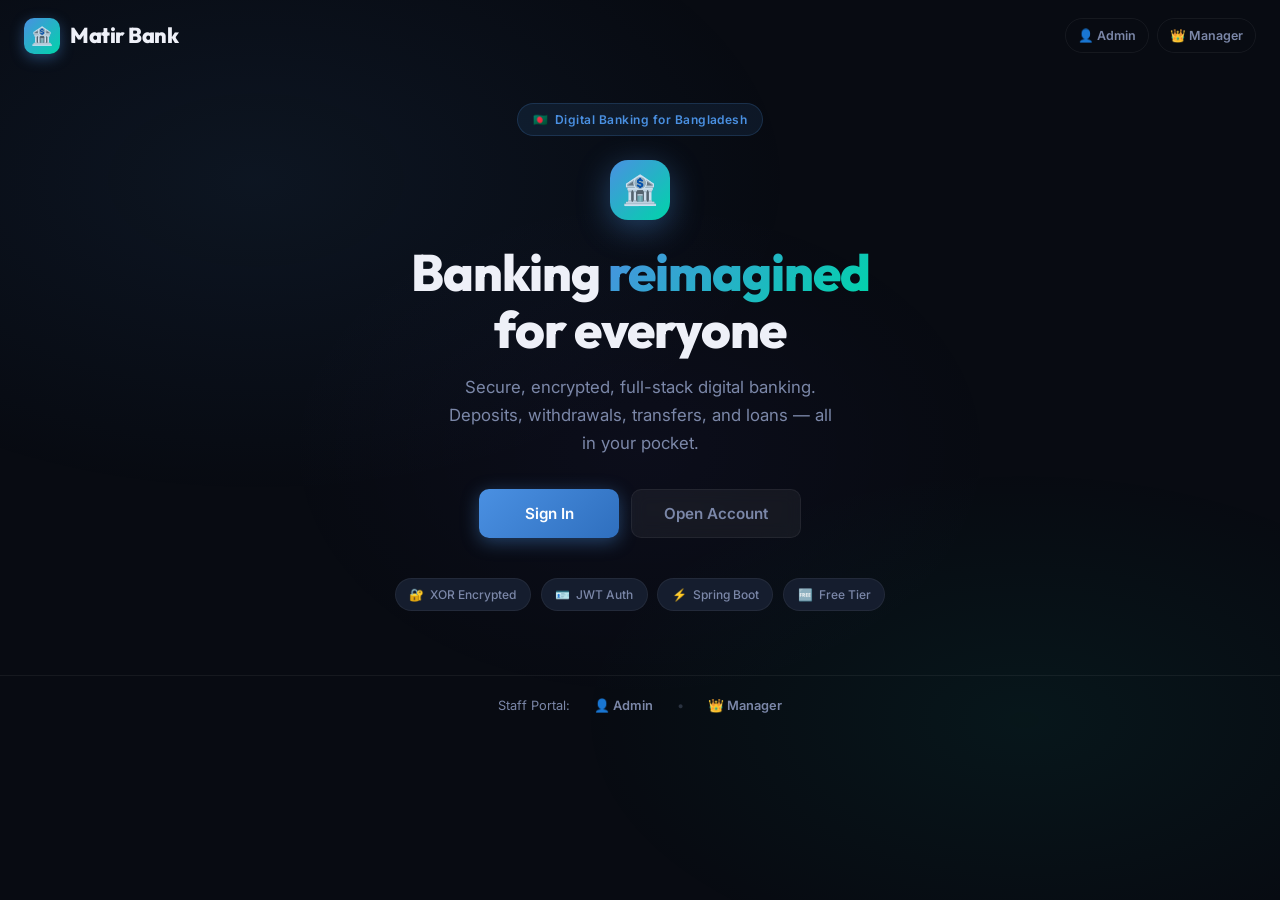
<file: frontend/index.html>
<!DOCTYPE html>
<html lang="en">
<head>
    <meta charset="UTF-8">
    <meta name="viewport" content="width=device-width, initial-scale=1.0, viewport-fit=cover">
    <title>Matir Bank — Secure Digital Banking</title>
    <meta name="description" content="Matir Bank is a secure, full-stack digital banking platform with encrypted data storage, role-based access and free-tier hosting.">
    <meta name="theme-color" content="#080b12">
    <meta name="apple-mobile-web-app-capable" content="yes">
    <meta name="apple-mobile-web-app-status-bar-style" content="black-translucent">
    <link rel="stylesheet" href="css/style.css?v=3">
    <style>
        /* ── Landing page specific ── */
        .landing-page {
            min-height: 100vh;
            min-height: -webkit-fill-available;
            display: flex;
            flex-direction: column;
            background: var(--clr-bg);
            position: relative;
            overflow: hidden;
        }

        /* Animated background gradient */
        .landing-page::before {
            content: "";
            position: fixed;
            inset: 0;
            background:
                radial-gradient(ellipse 60% 50% at 20% 20%, rgba(74,144,226,0.08) 0%, transparent 70%),
                radial-gradient(ellipse 50% 40% at 80% 80%, rgba(0,212,170,0.06) 0%, transparent 70%),
                radial-gradient(ellipse 40% 40% at 50% 50%, rgba(124,92,252,0.04) 0%, transparent 70%);
            pointer-events: none;
            z-index: 0;
        }

        /* ── Top bar ── */
        .topbar {
            display: flex;
            align-items: center;
            justify-content: space-between;
            padding: 1.1rem 1.5rem;
            padding-top: calc(1.1rem + env(safe-area-inset-top, 0px));
            position: relative;
            z-index: 10;
        }
        .topbar__links { display: flex; gap: 0.5rem; }
        .topbar__link {
            font-size: 0.78rem;
            color: var(--clr-text-muted);
            text-decoration: none;
            font-weight: 600;
            padding: 0.4rem 0.75rem;
            border: 1px solid var(--clr-border);
            border-radius: var(--radius-full);
            transition: all var(--transition);
        }
        .topbar__link:hover { color: var(--clr-primary); border-color: var(--clr-primary); }

        /* ── Hero section ── */
        .hero-section {
            flex: 1;
            display: flex;
            flex-direction: column;
            align-items: center;
            justify-content: center;
            padding: 2rem 1.5rem;
            text-align: center;
            position: relative;
            z-index: 1;
        }
        .hero-badge {
            display: inline-flex;
            align-items: center;
            gap: 6px;
            padding: 0.35rem 0.9rem;
            background: rgba(74,144,226,0.1);
            border: 1px solid rgba(74,144,226,0.2);
            border-radius: var(--radius-full);
            font-size: 0.75rem;
            font-weight: 600;
            color: var(--clr-primary);
            margin-bottom: 1.5rem;
            letter-spacing: 0.04em;
        }
        .hero-logo {
            display: flex;
            align-items: center;
            justify-content: center;
            gap: 12px;
            margin-bottom: 1.5rem;
        }
        .hero-logo-icon {
            width: 60px; height: 60px;
            background: linear-gradient(135deg, var(--clr-primary), var(--clr-accent));
            border-radius: 18px;
            display: flex;
            align-items: center;
            justify-content: center;
            font-size: 1.8rem;
            box-shadow: 0 8px 32px rgba(74,144,226,0.4);
        }
        .hero-title {
            font-size: clamp(2rem, 7vw, 3.2rem);
            font-family: var(--font-brand);
            font-weight: 800;
            line-height: 1.12;
            margin-bottom: 1rem;
            letter-spacing: -1px;
        }
        .hero-subtitle {
            font-size: clamp(0.9rem, 3vw, 1.05rem);
            color: var(--clr-text-muted);
            max-width: 400px;
            line-height: 1.65;
            margin-bottom: 2rem;
        }

        /* ── CTA Buttons ── */
        .cta-group {
            display: flex;
            gap: 0.75rem;
            flex-wrap: wrap;
            justify-content: center;
            margin-bottom: 2.5rem;
        }
        .cta-group .btn {
            padding: 0.85rem 2rem;
            font-size: 0.95rem;
            min-width: 140px;
        }

        /* ── Feature pills ── */
        .features-row {
            display: flex;
            gap: 0.6rem;
            flex-wrap: wrap;
            justify-content: center;
            margin-bottom: 2rem;
        }
        .feature-pill {
            display: flex;
            align-items: center;
            gap: 6px;
            background: var(--clr-surface-2);
            border: 1px solid var(--clr-border);
            border-radius: var(--radius-full);
            padding: 0.38rem 0.85rem;
            font-size: 0.75rem;
            color: var(--clr-text-muted);
            font-weight: 500;
        }
        .feature-pill em { color: var(--clr-accent); font-style: normal; }

        /* ── Auth card section ── */
        .auth-section {
            width: 100%;
            max-width: 420px;
            position: relative;
            z-index: 10;
        }
        .auth-tabs {
            display: flex;
            background: var(--clr-surface-2);
            border-radius: var(--radius-sm);
            padding: 4px;
            margin-bottom: 1.5rem;
            border: 1px solid var(--clr-border);
        }
        .auth-tab {
            flex: 1;
            padding: 0.55rem;
            border: none;
            background: none;
            color: var(--clr-text-muted);
            font-family: var(--font-main);
            font-size: 0.88rem;
            font-weight: 600;
            border-radius: var(--radius-xs);
            cursor: pointer;
            transition: all var(--transition);
            -webkit-tap-highlight-color: transparent;
        }
        .auth-tab.active {
            background: var(--clr-card);
            color: var(--clr-text);
            box-shadow: 0 2px 8px rgba(0,0,0,0.3);
        }

        /* ── Back button ── */
        .back-btn {
            display: flex;
            align-items: center;
            gap: 6px;
            font-size: 0.85rem;
            color: var(--clr-text-muted);
            background: none;
            border: none;
            cursor: pointer;
            padding: 0.5rem 0;
            margin-bottom: 1.25rem;
            font-family: var(--font-main);
            -webkit-tap-highlight-color: transparent;
        }
        .back-btn:hover { color: var(--clr-text); }

        /* Bottom staff links */
        .staff-links {
            display: flex;
            gap: 1.5rem;
            justify-content: center;
            padding: 1.25rem;
            padding-bottom: calc(1.25rem + env(safe-area-inset-bottom, 0px));
            font-size: 0.8rem;
            color: var(--clr-text-muted);
            position: relative;
            z-index: 10;
            border-top: 1px solid var(--clr-border);
        }
        .staff-links a {
            color: var(--clr-text-muted);
            text-decoration: none;
            font-weight: 600;
            transition: color var(--transition);
        }
        .staff-links a:hover { color: var(--clr-primary); }
        .staff-links__dot { opacity: 0.3; }

        /* Transition classes */
        #loginFormWrap, #registerFormWrap { display: none; }
        #loginFormWrap.visible, #registerFormWrap.visible { display: block; }
    </style>
</head>
<body>
<div class="landing-page">

    <!-- Top Bar -->
    <div class="topbar">
        <div class="brand">
            <div class="brand-icon">🏦</div>
            <span>Matir Bank</span>
        </div>
        <div class="topbar__links">
            <a href="admin/" class="topbar__link">👤 Admin</a>
            <a href="manager/" class="topbar__link">👑 Manager</a>
        </div>
    </div>

    <!-- ══ HERO (default view) ══ -->
    <section id="heroSection" class="hero-section">
        <div class="hero-badge">🇧🇩 &nbsp;Digital Banking for Bangladesh</div>
        <div class="hero-logo">
            <div class="hero-logo-icon">🏦</div>
        </div>
        <h1 class="hero-title">Banking <span class="gradient-text">reimagined</span><br>for everyone</h1>
        <p class="hero-subtitle">Secure, encrypted, full-stack digital banking. Deposits, withdrawals, transfers, and loans — all in your pocket.</p>
        <div class="cta-group">
            <button class="btn btn--primary" onclick="showView('login')" id="heroLoginBtn">Sign In</button>
            <button class="btn btn--ghost" onclick="showView('register')">Open Account</button>
        </div>
        <div class="features-row">
            <div class="feature-pill"><em>🔐</em> XOR Encrypted</div>
            <div class="feature-pill"><em>🪪</em> JWT Auth</div>
            <div class="feature-pill"><em>⚡</em> Spring Boot</div>
            <div class="feature-pill"><em>🆓</em> Free Tier</div>
        </div>
    </section>

    <!-- ══ AUTH CARD VIEW ══ -->
    <section id="authSection" class="hero-section" style="display:none;">
        <div class="auth-section fade-in">
            <button class="back-btn" onclick="showView('hero')">← Back</button>

            <!-- Tab switcher -->
            <div class="auth-tabs">
                <button class="auth-tab active" id="tab-login" onclick="switchTab('login')">Sign In</button>
                <button class="auth-tab" id="tab-register" onclick="switchTab('register')">Register</button>
            </div>

            <!-- Brand -->
            <div style="text-align:center;margin-bottom:1.5rem;">
                <div class="brand" style="justify-content:center;">
                    <div class="brand-icon">🏦</div>
                    <span>Matir Bank</span>
                </div>
            </div>

            <!-- Login Form -->
            <div id="loginFormWrap" class="visible">
                <h2 class="auth-card-title" style="text-align:center;">Welcome back</h2>
                <p class="auth-card-subtitle" style="text-align:center;">Sign in to your account</p>
                <form id="loginForm">
                    <div class="form-group">
                        <label class="form-label" for="loginEmail">Email Address</label>
                        <input class="form-input" type="email" id="loginEmail" placeholder="you@example.com" required autocomplete="email" inputmode="email">
                    </div>
                    <div class="form-group">
                        <label class="form-label" for="loginPassword">Password</label>
                        <input class="form-input" type="password" id="loginPassword" placeholder="••••••••" required autocomplete="current-password">
                    </div>
                    <button class="btn btn--primary btn--full" type="submit" id="loginBtn" style="margin-top:0.5rem;">Sign In</button>
                </form>
            </div>

            <!-- Register Form -->
            <div id="registerFormWrap">
                <h2 class="auth-card-title" style="text-align:center;">Open an account</h2>
                <p class="auth-card-subtitle" style="text-align:center;">Join Matir Bank — it's free</p>
                <form id="registerForm">
                    <div class="form-group">
                        <label class="form-label" for="regName">Full Name</label>
                        <input class="form-input" type="text" id="regName" placeholder="Ratul Hossain" required autocomplete="name">
                    </div>
                    <div class="form-group">
                        <label class="form-label" for="regEmail">Email Address</label>
                        <input class="form-input" type="email" id="regEmail" placeholder="you@example.com" required autocomplete="email" inputmode="email">
                    </div>
                    <div class="form-group">
                        <label class="form-label" for="regNid">NID Card Number</label>
                        <input class="form-input" type="text" id="regNid" placeholder="199XXXXXXXXXX" required autocomplete="off">
                    </div>
                    <div class="form-group">
                        <label class="form-label" for="regPhone">Mobile Phone</label>
                        <input class="form-input" type="tel" id="regPhone" placeholder="017XXXXXXXX" required autocomplete="tel" inputmode="tel">
                    </div>
                    <div class="form-group">
                        <label class="form-label" for="regAddress">Home Address</label>
                        <input class="form-input" type="text" id="regAddress" placeholder="Dhaka, Bangladesh" required autocomplete="street-address">
                    </div>
                    <div class="form-group">
                        <label class="form-label" for="regPassword">Password</label>
                        <input class="form-input" type="password" id="regPassword" placeholder="Min. 8 characters" required minlength="8" autocomplete="new-password">
                    </div>
                    <button class="btn btn--accent btn--full" type="submit" id="regBtn" style="margin-top:0.5rem;">Create Account</button>
                </form>
            </div>
        </div>
    </section>

    <!-- Staff portal links (bottom) -->
    <div class="staff-links">
        <span>Staff Portal:</span>
        <a href="admin/">👤 Admin</a>
        <span class="staff-links__dot">•</span>
        <a href="manager/">👑 Manager</a>
    </div>
</div>

<div id="toast" class="toast"></div>
<script src="js/config.js"></script>
<script>
    // Auto-redirect if logged in
    if (getToken()) {
        const role = getRole();
        if (role === "CUSTOMER") window.location.href = "dashboard-customer.html";
        else if (role === "ADMIN")    window.location.href = "dashboard-admin.html";
        else if (role === "MANAGER")  window.location.href = "dashboard-manager.html";
    }

    // ── View switching ───────────────────────────────────────────────────
    function showView(view) {
        const hero = document.getElementById("heroSection");
        const auth = document.getElementById("authSection");
        if (view === "hero") {
            hero.style.display = "flex";
            auth.style.display = "none";
        } else {
            hero.style.display = "none";
            auth.style.display = "flex";
            if (view === "login") switchTab("login");
            if (view === "register") switchTab("register");
        }
    }

    function switchTab(tab) {
        document.getElementById("tab-login").classList.toggle("active", tab === "login");
        document.getElementById("tab-register").classList.toggle("active", tab === "register");
        document.getElementById("loginFormWrap").classList.toggle("visible", tab === "login");
        document.getElementById("registerFormWrap").classList.toggle("visible", tab === "register");
    }

    // ── Login ─────────────────────────────────────────────────────────────
    document.getElementById("loginForm").addEventListener("submit", async (e) => {
        e.preventDefault();
        const btn = document.getElementById("loginBtn");
        btn.disabled = true; btn.textContent = "Signing in…";
        try {
            const data = await apiCall(CONFIG.API.AUTH_LOGIN, "POST", {
                email:    document.getElementById("loginEmail").value,
                password: document.getElementById("loginPassword").value,
            });
            saveAuth(data.token);
            const role = getRole();
            showToast("Welcome back! 🎉", "success");
            setTimeout(() => {
                if (role === "CUSTOMER") window.location.href = "dashboard-customer.html";
                else if (role === "ADMIN")   window.location.href = "dashboard-admin.html";
                else if (role === "MANAGER") window.location.href = "dashboard-manager.html";
                else window.location.href = "dashboard-customer.html";
            }, 700);
        } catch (err) {
            showToast(err.message || "Login failed", "error");
            btn.disabled = false; btn.textContent = "Sign In";
        }
    });

    // ── Register ──────────────────────────────────────────────────────────
    document.getElementById("registerForm").addEventListener("submit", async (e) => {
        e.preventDefault();
        const btn = document.getElementById("regBtn");
        btn.disabled = true; btn.textContent = "Creating account…";
        try {
            await apiCall(CONFIG.API.AUTH_REGISTER, "POST", {
                name:     document.getElementById("regName").value,
                email:    document.getElementById("regEmail").value,
                nid:      document.getElementById("regNid").value,
                phone:    document.getElementById("regPhone").value,
                address:  document.getElementById("regAddress").value,
                password: document.getElementById("regPassword").value,
            });
            showToast("Account created! Please sign in ✅", "success");
            switchTab("login");
        } catch (err) {
            showToast(err.message || "Registration failed", "error");
            btn.disabled = false; btn.textContent = "Create Account";
        }
    });
</script>
</body>
</html>
</file>
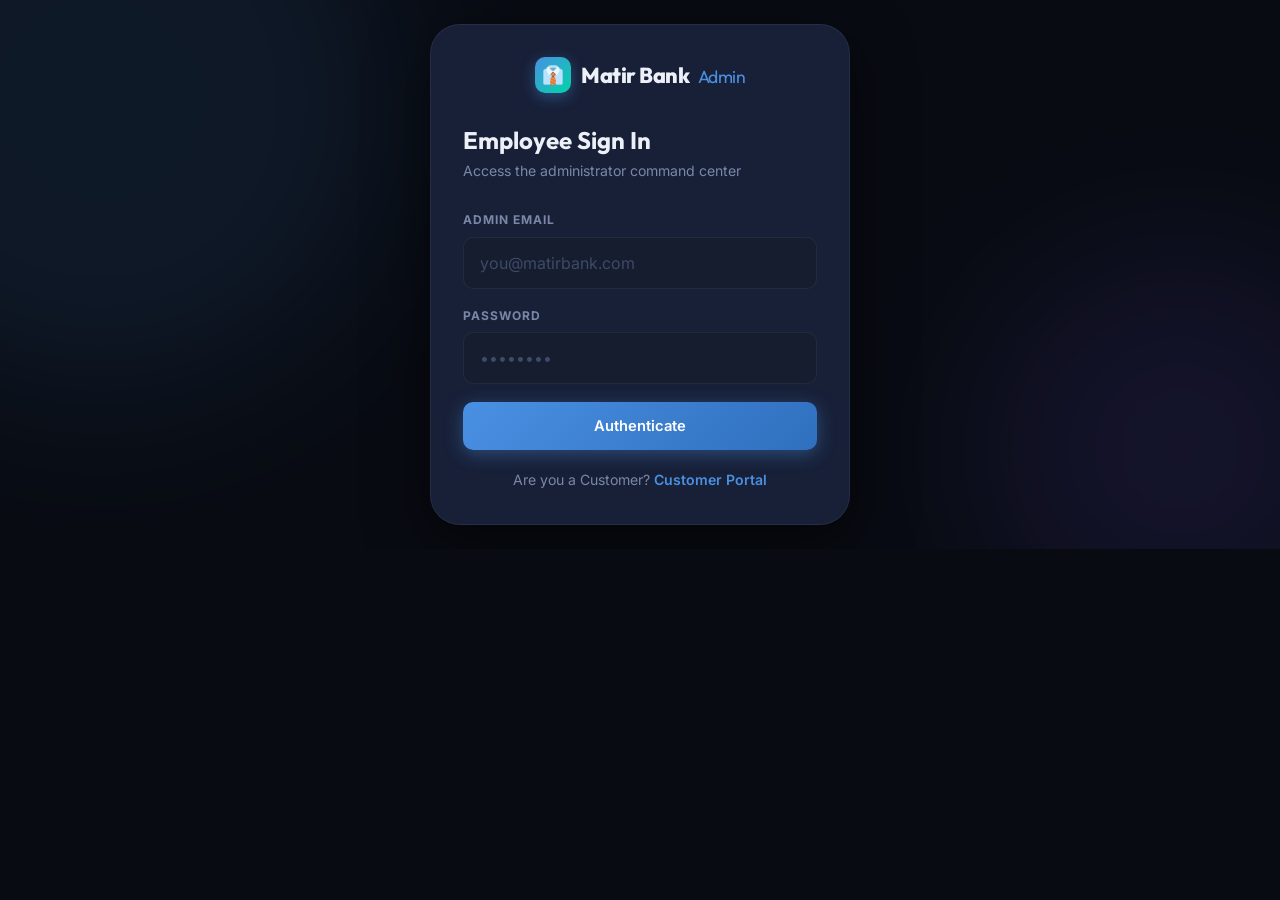
<file: frontend/admin/index.html>
<!DOCTYPE html>
<html lang="en">
<head>
    <meta charset="UTF-8">
    <meta name="viewport" content="width=device-width, initial-scale=1.0, viewport-fit=cover">
    <meta name="theme-color" content="#080b12">
    <meta name="apple-mobile-web-app-capable" content="yes">
    <meta name="apple-mobile-web-app-status-bar-style" content="black-translucent">
    <title>Admin Portal — Matir Bank</title>
    <meta name="description" content="Secure portal for Matir Bank employees.">
    <link rel="stylesheet" href="../css/style.css?v=3">
    <style>
        .auth-toggle { text-align: center; margin-top: 1.2rem; font-size: 0.88rem; color: var(--clr-text-muted); }
        .auth-toggle a { color: var(--clr-primary); text-decoration: none; font-weight: 600; }
        .auth-toggle a:hover { text-decoration: underline; }
    </style>
</head>
<body>
    <div class="auth-page">
        <!-- Background blobs -->
        <div class="auth-bg-blob" style="width:600px;height:600px;background:var(--clr-primary);top:-200px;left:-200px;"></div>
        <div class="auth-bg-blob" style="width:400px;height:400px;background:var(--clr-accent-2);bottom:-100px;right:-100px;"></div>

        <!-- Auth Card -->
        <div id="loginCard" class="auth-card fade-in">
            <div style="text-align:center;margin-bottom:2rem;">
                <a href="../index.html" class="brand" style="justify-content:center;margin-bottom:1rem;display:flex;">
                    <div class="brand-icon">👔</div>
                    <span>Matir Bank <span style="font-weight: 400; font-size: 1.1rem; color: var(--clr-primary); margin-left: 5px;">Admin</span></span>
                </a>
            </div>
            <h2 class="auth-card-title">Employee Sign In</h2>
            <p class="auth-card-subtitle">Access the administrator command center</p>
            <form id="loginForm">
                <div class="form-group">
                    <label class="form-label" for="loginEmail">Admin Email</label>
                    <input class="form-input" type="email" id="loginEmail" placeholder="you@matirbank.com" required autocomplete="email">
                </div>
                <div class="form-group">
                    <label class="form-label" for="loginPassword">Password</label>
                    <input class="form-input" type="password" id="loginPassword" placeholder="••••••••" required autocomplete="current-password">
                </div>
                <button class="btn btn--primary btn--full" type="submit" id="loginBtn">Authenticate</button>
            </form>
            <div class="auth-toggle">
                Are you a Customer? <a href="../index.html">Customer Portal</a>
            </div>
        </div>
    </div>

    <div id="toast" class="toast"></div>
    <script src="../js/config.js"></script>
    <script>
        // Redirect if already logged in as Admin or Manager
        const token = getToken();
        if (token) {
            const role = getRole();
            if (role === "ADMIN") {
                window.location.href = "../dashboard-admin.html";
            } else if (role === "MANAGER") {
                window.location.href = "../dashboard-manager.html";
            } else {
                // If CUSTOMER, log out to allow Admin login
                logoutSilently();
            }
        }

        function logoutSilently() {
            localStorage.removeItem("mb_token");
            localStorage.removeItem("mb_role");
            localStorage.removeItem("mb_userId");
        }

        document.getElementById("loginForm").addEventListener("submit", async (e) => {
            e.preventDefault();
            const btn = document.getElementById("loginBtn");
            btn.disabled = true; btn.textContent = "Authenticating…";
            try {
                const data = await apiCall(CONFIG.API.AUTH_LOGIN, "POST", {
                    email: document.getElementById("loginEmail").value,
                    password: document.getElementById("loginPassword").value,
                });
                
                // Temporarily decode token to check role
                const payload = JSON.parse(atob(data.token.split(".")[1]));
                const role = payload.role;
                
                if (role !== "ADMIN" && role !== "MANAGER") {
                    throw new Error("Access denied: Not an administrator account.");
                }

                saveAuth(data.token);
                showToast("Welcome to Admin Dashboard!", "success");
                setTimeout(() => {
                    if (role === "ADMIN") window.location.href = "../dashboard-admin.html";
                    else window.location.href = "../dashboard-manager.html";
                }, 1000);
            } catch (err) {
                showToast(err.message || "Authentication failed", "error");
                btn.disabled = false; btn.textContent = "Authenticate";
            }
        });
    </script>
</body>
</html>
</file>
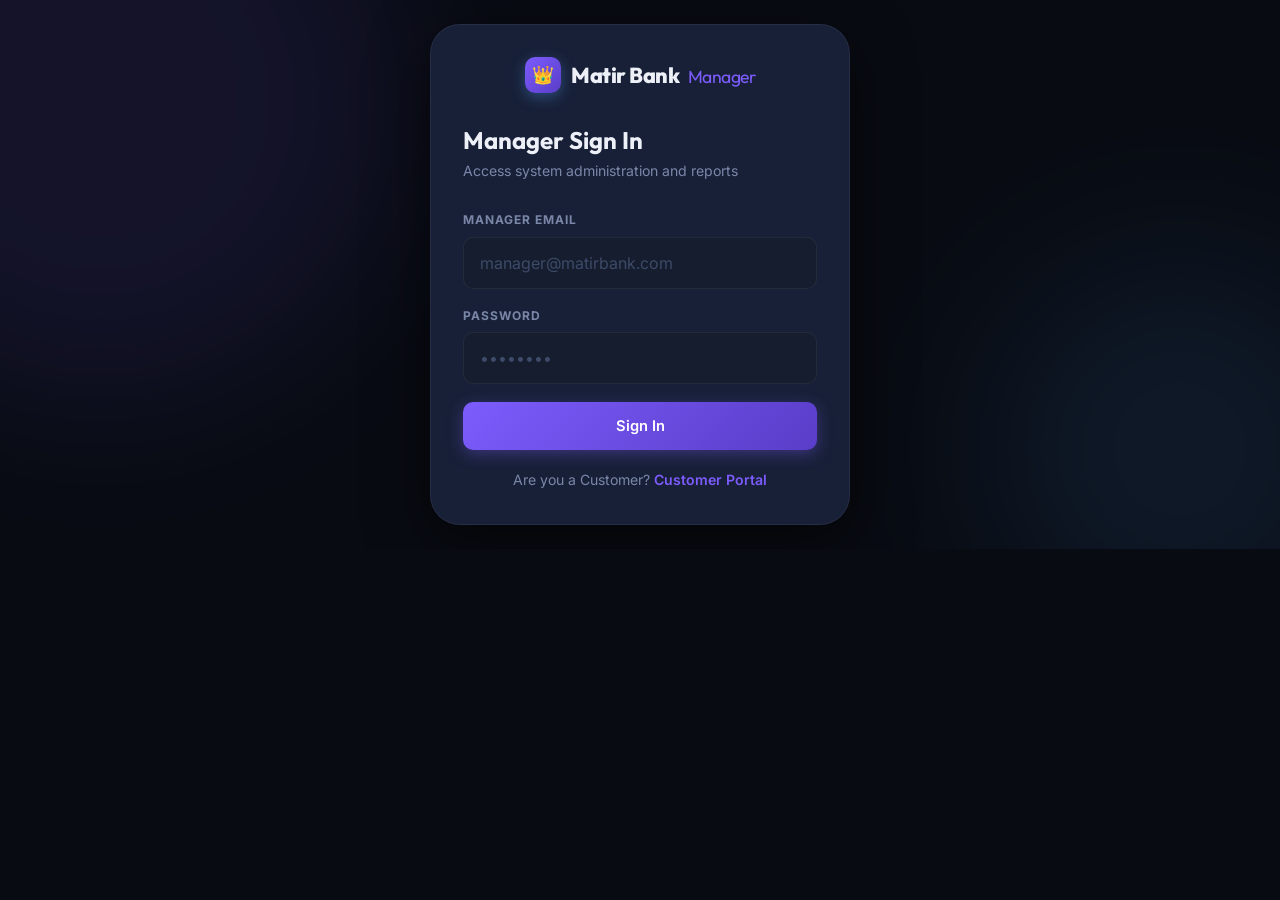
<file: frontend/manager/index.html>
<!DOCTYPE html>
<html lang="en">
<head>
    <meta charset="UTF-8">
    <meta name="viewport" content="width=device-width, initial-scale=1.0">
    <title>Manager Portal — Matir Bank</title>
    <meta name="description" content="Secure portal for Matir Bank system manager.">
    <link rel="stylesheet" href="../css/style.css?v=2">
    <style>
        .auth-toggle { text-align: center; margin-top: 1.2rem; font-size: 0.88rem; color: var(--clr-text-muted); }
        .auth-toggle a { color: var(--clr-accent-2); text-decoration: none; font-weight: 600; }
        .auth-toggle a:hover { text-decoration: underline; }

        .btn--manager {
            background: linear-gradient(135deg, var(--clr-accent-2), #5a3dc8);
            color: #fff;
            box-shadow: 0 4px 15px rgba(124,92,252,0.35);
        }
        .btn--manager:hover {
            transform: translateY(-2px);
            box-shadow: 0 8px 25px rgba(124,92,252,0.5);
        }
        .btn--manager:disabled {
            opacity: 0.6;
            cursor: not-allowed;
            transform: none;
        }

        /* Attempt counter badge */
        .attempt-counter {
            display: none;
            margin-top: 0.75rem;
            padding: 0.6rem 1rem;
            border-radius: 8px;
            background: rgba(255, 160, 0, 0.12);
            border: 1px solid rgba(255, 160, 0, 0.4);
            color: #ffb300;
            font-size: 0.82rem;
            font-weight: 500;
            text-align: center;
            animation: fadeIn 0.3s ease;
        }
        .attempt-counter.visible { display: block; }

        /* Block screen overlay */
        .block-screen {
            display: none;
            flex-direction: column;
            align-items: center;
            justify-content: center;
            text-align: center;
            padding: 2.5rem 2rem;
            gap: 1.2rem;
        }
        .block-screen.visible { display: flex; }
        .block-icon {
            font-size: 3.5rem;
            animation: pulse 2s ease-in-out infinite;
        }
        .block-title {
            font-size: 1.5rem;
            font-weight: 700;
            color: #ff4d4d;
            margin: 0;
        }
        .block-desc {
            font-size: 0.9rem;
            color: var(--clr-text-muted);
            line-height: 1.6;
            max-width: 320px;
        }
        .block-timer {
            font-size: 2rem;
            font-weight: 700;
            color: var(--clr-accent-2);
            font-variant-numeric: tabular-nums;
            letter-spacing: 2px;
        }
        .block-timer-label {
            font-size: 0.78rem;
            color: var(--clr-text-muted);
            text-transform: uppercase;
            letter-spacing: 1px;
            margin-top: -0.5rem;
        }
        .block-badge {
            display: inline-block;
            padding: 0.3rem 0.9rem;
            border-radius: 20px;
            background: rgba(255,77,77,0.15);
            border: 1px solid rgba(255,77,77,0.35);
            color: #ff6b6b;
            font-size: 0.78rem;
            font-weight: 600;
            letter-spacing: 0.5px;
        }

        @keyframes fadeIn { from { opacity:0; transform:translateY(-6px); } to { opacity:1; transform:translateY(0); } }
        @keyframes pulse  { 0%,100% { transform: scale(1); } 50% { transform: scale(1.08); } }
    </style>
</head>
<body>
    <div class="auth-page">
        <!-- Background blobs -->
        <div class="auth-bg-blob" style="width:600px;height:600px;background:var(--clr-accent-2);top:-200px;left:-200px;"></div>
        <div class="auth-bg-blob" style="width:400px;height:400px;background:var(--clr-primary);bottom:-100px;right:-100px;"></div>

        <!-- Manager Login Card -->
        <div id="loginCard" class="auth-card fade-in" style="display:none;">
            <div style="text-align:center;margin-bottom:2rem;">
                <a href="../index.html" class="brand" style="justify-content:center;margin-bottom:1rem;display:flex;">
                    <div class="brand-icon" style="background: linear-gradient(135deg, var(--clr-accent-2), #5a3dc8);">👑</div>
                    <span>Matir Bank <span style="font-weight: 400; font-size: 1.1rem; color: var(--clr-accent-2); margin-left: 5px;">Manager</span></span>
                </a>
            </div>
            <h2 class="auth-card-title">Manager Sign In</h2>
            <p class="auth-card-subtitle">Access system administration and reports</p>
            <form id="loginForm">
                <div class="form-group">
                    <label class="form-label" for="loginEmail">Manager Email</label>
                    <input class="form-input" type="email" id="loginEmail" placeholder="manager@matirbank.com" required autocomplete="email">
                </div>
                <div class="form-group">
                    <label class="form-label" for="loginPassword">Password</label>
                    <input class="form-input" type="password" id="loginPassword" placeholder="••••••••" required autocomplete="current-password">
                </div>
                <button class="btn btn--manager btn--full" type="submit" id="loginBtn">Sign In</button>

                <!-- Shows remaining attempts after a failed login -->
                <div class="attempt-counter" id="attemptCounter"></div>
            </form>
            <div class="auth-toggle">
                Are you a Customer? <a href="../index.html">Customer Portal</a>
            </div>
        </div>

        <!-- 24-Hour Block Screen (replaces login card when blocked) -->
        <div id="blockCard" class="auth-card fade-in" style="display:none;">
            <div class="block-screen visible">
                <div class="block-icon">🔒</div>
                <div class="block-badge">ACCESS BLOCKED</div>
                <h2 class="block-title">Too Many Failed Attempts</h2>
                <p class="block-desc">
                    3 consecutive failed login attempts were detected from your browser and IP address.
                    Access has been suspended for <strong>24 hours</strong> as a security measure.
                </p>
                <div class="block-timer" id="blockCountdown">--:--:--</div>
                <div class="block-timer-label">Time remaining</div>
                <p class="block-desc" style="font-size:0.78rem;">
                    If you believe this is an error, please contact the system administrator.
                </p>
                <a href="../index.html" class="btn btn--manager" style="margin-top:0.5rem; text-decoration:none; text-align:center;">
                    ← Back to Home
                </a>
            </div>
        </div>
    </div>

    <div id="toast" class="toast"></div>
    <script src="../js/config.js"></script>
    <script>
        // ── State ────────────────────────────────────────────────────────
        let _blockEndsAt   = null; // Date object when the block expires
        let _countdownTimer = null;

        // ── Init ─────────────────────────────────────────────────────────
        async function init() {
            // Clear any stale block on fresh page load
            localStorage.removeItem("mb_mgr_block");

            // Already logged in as Manager → go to dashboard
            const token = getToken();
            if (token && getRole() === "MANAGER") {
                window.location.href = "../dashboard-manager.html";
                return;
            } else if (token) {
                // Logged in as another role — silently clear
                logoutSilently();
            }

            // Check if client is currently blocked (persisted in localStorage)
            if (checkLocalBlock()) return;

            // Show login card (setup is always completed — manager is hardcoded)
            document.getElementById("loginCard").style.display = "block";
        }

        // ── Local block persistence ───────────────────────────────────────
        /**
         * Saves the block expiry time to localStorage so it persists across
         * page refreshes (the server-side block is the authoritative one,
         * but this gives instant feedback without an extra round-trip).
         */
        function saveLocalBlock(minutesRemaining) {
            const expiresAt = Date.now() + minutesRemaining * 60 * 1000;
            localStorage.setItem("mb_mgr_block", String(expiresAt));
        }

        function checkLocalBlock() {
            const raw = localStorage.getItem("mb_mgr_block");
            if (!raw) return false;
            const expiresAt = parseInt(raw, 10);
            if (Date.now() >= expiresAt) {
                localStorage.removeItem("mb_mgr_block");
                return false;
            }
            // Still blocked — show block screen
            showBlockScreen(expiresAt);
            return true;
        }

        function clearLocalBlock() {
            localStorage.removeItem("mb_mgr_block");
        }

        // ── Block screen ─────────────────────────────────────────────────
        function showBlockScreen(expiresAtMs) {
            document.getElementById("loginCard").style.display = "none";
            document.getElementById("blockCard").style.display = "block";
            _blockEndsAt = new Date(expiresAtMs);
            startCountdown();
        }

        function startCountdown() {
            if (_countdownTimer) clearInterval(_countdownTimer);
            updateCountdown(); // immediate first tick
            _countdownTimer = setInterval(updateCountdown, 1000);
        }

        function updateCountdown() {
            const now       = Date.now();
            const remaining = _blockEndsAt - now;

            if (remaining <= 0) {
                clearInterval(_countdownTimer);
                clearLocalBlock();
                document.getElementById("blockCountdown").textContent = "00:00:00";
                // Reload to show login form again
                setTimeout(() => window.location.reload(), 800);
                return;
            }

            const h = Math.floor(remaining / 3_600_000);
            const m = Math.floor((remaining % 3_600_000) / 60_000);
            const s = Math.floor((remaining % 60_000) / 1000);
            document.getElementById("blockCountdown").textContent =
                String(h).padStart(2,"0") + ":" +
                String(m).padStart(2,"0") + ":" +
                String(s).padStart(2,"0");
        }

        // ── Auth helpers ─────────────────────────────────────────────────
        function logoutSilently() {
            localStorage.removeItem("mb_token");
            localStorage.removeItem("mb_role");
            localStorage.removeItem("mb_userId");
        }

        // ── Login handler ────────────────────────────────────────────────
        document.getElementById("loginForm").addEventListener("submit", async (e) => {
            e.preventDefault();

            const btn     = document.getElementById("loginBtn");
            const counter = document.getElementById("attemptCounter");
            btn.disabled  = true;
            btn.textContent = "Verifying…";

            try {
                const response = await fetch(CONFIG.BACKEND_BASE_URL + CONFIG.API.AUTH_LOGIN, {
                    method: "POST",
                    headers: { "Content-Type": "application/json" },
                    body: JSON.stringify({
                        email:    document.getElementById("loginEmail").value,
                        password: document.getElementById("loginPassword").value,
                    })
                });

                const data = await response.json();

                // ── HTTP 429: Blocked ────────────────────────────────────
                if (response.status === 429) {
                    const mins = data.blockedMinutesRemaining || 1440;
                    saveLocalBlock(mins);
                    showBlockScreen(Date.now() + mins * 60 * 1000);
                    showToast("Access blocked for 24 hours due to too many failed attempts.", "error");
                    return;
                }

                // ── HTTP 401: Wrong credentials ──────────────────────────
                if (!response.ok) {
                    const left = data.attemptsLeft;
                    if (typeof left === "number" && left > 0) {
                        counter.textContent = `⚠️ Wrong credentials — ${left} attempt(s) left before 24-hour block.`;
                        counter.classList.add("visible");
                    } else if (typeof left === "number" && left === 0) {
                        // This shouldn't happen (server sends 429 on 3rd), but handle it
                        counter.textContent = "⚠️ No attempts remaining.";
                        counter.classList.add("visible");
                    }
                    showToast(data.message || data.error || "Login failed", "error");
                    btn.disabled    = false;
                    btn.textContent = "Sign In";
                    return;
                }

                // ── Success ──────────────────────────────────────────────
                // Decode token and verify role
                const payload = JSON.parse(atob(data.token.split(".")[1]));
                if (payload.role !== "MANAGER") {
                    showToast("Access denied: Not a manager account.", "error");
                    btn.disabled    = false;
                    btn.textContent = "Sign In";
                    return;
                }

                clearLocalBlock();
                counter.classList.remove("visible");
                saveAuth(data.token);
                showToast("Welcome to Manager Panel! 👑", "success");
                setTimeout(() => { window.location.href = "../dashboard-manager.html"; }, 1000);

            } catch (err) {
                showToast("Connection error. Please try again.", "error");
                btn.disabled    = false;
                btn.textContent = "Sign In";
            }
        });

        // ── Start ────────────────────────────────────────────────────────
        init();
    </script>
</body>
</html>
</file>
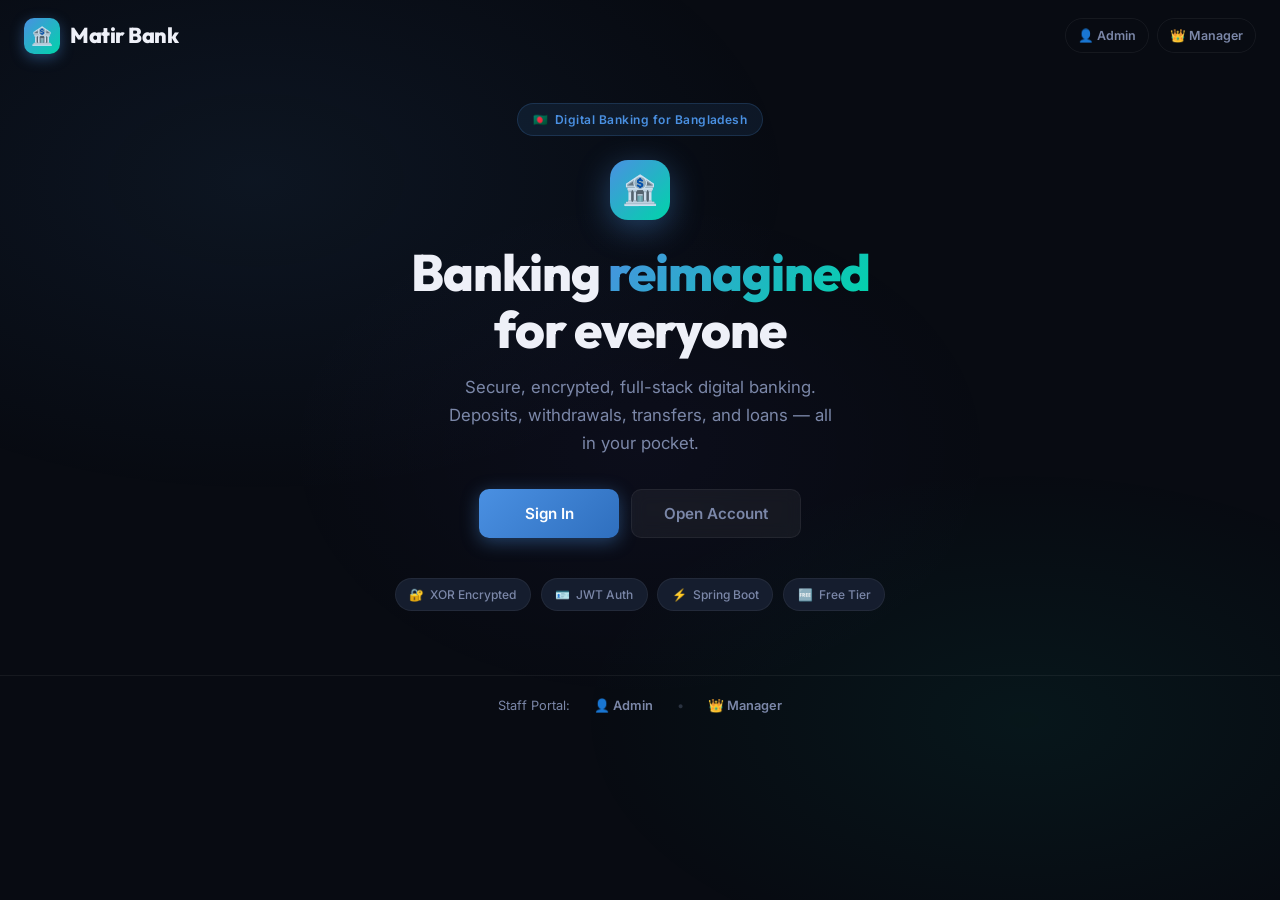
<file: frontend/dashboard-admin.html>
<!DOCTYPE html>
<html lang="en">
<head>
    <meta charset="UTF-8">
    <meta name="viewport" content="width=device-width, initial-scale=1.0, viewport-fit=cover">
    <meta name="theme-color" content="#080b12">
    <meta name="apple-mobile-web-app-capable" content="yes">
    <meta name="apple-mobile-web-app-status-bar-style" content="black-translucent">
    <title>Admin Panel — Matir Bank</title>
    <meta name="description" content="Matir Bank admin panel: manage customers, approve loans, open/close accounts, view all transactions.">
    <link rel="stylesheet" href="css/style.css?v=3">
    <style>
        /* ── Admin-specific overrides ── */
        .stat-grid {
            display: grid;
            grid-template-columns: repeat(4, 1fr);
            gap: 1rem;
            margin-bottom: 2rem;
        }
        .stat-card {
            background: var(--clr-card);
            border: 1px solid var(--clr-border);
            border-radius: var(--radius-lg);
            padding: 1.4rem 1.6rem;
            position: relative;
            overflow: hidden;
            transition: transform var(--transition), box-shadow var(--transition);
        }
        .stat-card:hover { transform: translateY(-3px); box-shadow: var(--shadow-card); }
        .stat-card::before {
            content: "";
            position: absolute;
            top: 0; right: 0;
            width: 80px; height: 80px;
            border-radius: 50%;
            opacity: 0.08;
        }
        .stat-card--blue::before  { background: var(--clr-primary); }
        .stat-card--green::before { background: var(--clr-success); }
        .stat-card--yellow::before{ background: var(--clr-warning); }
        .stat-card--purple::before{ background: var(--clr-accent-2); }
        .stat-card__icon { font-size: 1.8rem; margin-bottom: 0.75rem; }
        .stat-card__value {
            font-family: var(--font-brand);
            font-size: 2rem;
            font-weight: 800;
            color: var(--clr-text);
            line-height: 1;
            margin-bottom: 0.3rem;
        }
        .stat-card__label { font-size: 0.78rem; color: var(--clr-text-muted); text-transform: uppercase; letter-spacing: 0.08em; }
        .stat-card__sub { font-size: 0.75rem; color: var(--clr-text-dim); margin-top: 0.25rem; }

        /* ── Action row ── */
        .action-row {
            display: flex;
            align-items: center;
            justify-content: space-between;
            gap: 1rem;
            margin-bottom: 1.2rem;
            flex-wrap: wrap;
        }
        .search-box {
            display: flex;
            align-items: center;
            gap: 8px;
            background: var(--clr-surface-2);
            border: 1px solid var(--clr-border);
            border-radius: var(--radius-sm);
            padding: 0.55rem 1rem;
            flex: 1;
            max-width: 320px;
        }
        .search-box input {
            background: none;
            border: none;
            outline: none;
            color: var(--clr-text);
            font-size: 0.9rem;
            width: 100%;
            font-family: var(--font-main);
        }
        .search-box input::placeholder { color: var(--clr-text-dim); }
        .search-box span { color: var(--clr-text-dim); }

        /* ── Customer row actions ── */
        .btn-icon {
            display: inline-flex;
            align-items: center;
            justify-content: center;
            width: 30px; height: 30px;
            border-radius: 6px;
            border: none;
            cursor: pointer;
            font-size: 0.85rem;
            transition: all var(--transition);
        }
        .btn-icon--open   { background: rgba(46,213,115,0.1);  color: var(--clr-success); }
        .btn-icon--close  { background: rgba(255,71,87,0.1);   color: var(--clr-danger);  }
        .btn-icon--approve{ background: rgba(46,213,115,0.1);  color: var(--clr-success); }
        .btn-icon--reject { background: rgba(255,71,87,0.1);   color: var(--clr-danger);  }
        .btn-icon:hover { transform: scale(1.15); }

        /* ── Responsive ── */
        @media (max-width: 900px) {
            .stat-grid { grid-template-columns: repeat(2, 1fr); }
        }
        @media (max-width: 600px) {
            .stat-grid { grid-template-columns: repeat(2, 1fr); }
            .stat-card { padding: 1rem 1.1rem; }
            .stat-card__value { font-size: 1.5rem; }
            .stat-card__icon  { font-size: 1.4rem; margin-bottom: 0.5rem; }
            /* section display control for mobile */
            section[id^="section-"] { display: none; }
            section[id^="section-"].active { display: block !important; }
        }
        
        /* ── Tab filter ── */
        .tab-filter {
            display: flex;
            gap: 4px;
            background: var(--clr-surface-2);
            border: 1px solid var(--clr-border);
            border-radius: var(--radius-sm);
            padding: 4px;
        }
        .tab-filter button {
            padding: 0.4rem 1rem;
            border: none;
            background: none;
            color: var(--clr-text-muted);
            font-size: 0.82rem;
            font-weight: 600;
            border-radius: 6px;
            cursor: pointer;
            transition: all var(--transition);
        }
        .tab-filter button.active {
            background: var(--clr-card);
            color: var(--clr-primary);
            box-shadow: 0 2px 8px rgba(0,0,0,0.3);
        }

        /* ── Responsive ── */
        @media (max-width: 900px) {
            .stat-grid { grid-template-columns: repeat(2, 1fr); }
        }
        @media (max-width: 600px) {
            .stat-grid { grid-template-columns: 1fr; }
        }
    </style>
</head>
<body>
<div class="dashboard-layout">

    <!-- ══ SIDEBAR ══ -->
    <aside class="sidebar">
        <div class="sidebar-brand">
            <a href="index.html" class="brand">
                <div class="brand-icon">🏦</div>
                <span>Matir Bank</span>
            </a>
        </div>
        <nav class="sidebar-nav">
            <button class="nav-item active" id="nav-overview"     onclick="showSection('overview')">
                <span class="nav-icon">📊</span> Overview
            </button>
            <button class="nav-item" id="nav-customers"   onclick="showSection('customers')">
                <span class="nav-icon">👥</span> Customers
            </button>
            <button class="nav-item" id="nav-accounts"    onclick="showSection('accounts')">
                <span class="nav-icon">🏦</span> Accounts
            </button>
            <button class="nav-item" id="nav-transactions" onclick="showSection('transactions')">
                <span class="nav-icon">💸</span> Transactions
            </button>
            <button class="nav-item" id="nav-loans"        onclick="showSection('loans')">
                <span class="nav-icon">🏛️</span> Loans
            </button>
        </nav>
        <div class="sidebar-footer">
            <div style="font-size:0.78rem;color:var(--clr-accent);font-weight:700;margin-bottom:0.3rem;">
                <span class="badge badge--warning" style="font-size:0.7rem;">ADMIN</span>
            </div>
            <div style="font-size:0.8rem;color:var(--clr-text-muted);margin-bottom:0.75rem;" id="sidebarUser">—</div>
            <button class="btn btn--ghost btn--full btn--sm" onclick="logout()">Sign Out</button>
        </div>
    </aside>

    <!-- ══ MOBILE HEADER ══ -->
    <header class="app-header">
        <div class="app-header__left">
            <div class="app-header__avatar" style="background:linear-gradient(135deg,#4a90e2,#2f6fbe);">👔</div>
            <div>
                <div class="app-header__greeting">Admin Panel</div>
                <div class="app-header__name" id="headerName">Loading…</div>
            </div>
        </div>
        <div class="app-header__actions">
            <button class="app-header__btn" onclick="logout()" title="Sign Out">🚪</button>
        </div>
    </header>

    <!-- ══ MAIN CONTENT ══ -->
    <main class="main-content">

        <!-- ═══ OVERVIEW SECTION ═══ -->
        <section id="section-overview">
            <div class="page-header fade-in">
                <h1 class="page-title">Admin Dashboard</h1>
                <p class="page-subtitle">Manage customers, accounts, loans and transactions</p>
            </div>

            <!-- Stats -->
            <div class="stat-grid fade-in">
                <div class="stat-card stat-card--blue">
                    <div class="stat-card__icon">👥</div>
                    <div class="stat-card__value" id="stat-customers">—</div>
                    <div class="stat-card__label">Total Customers</div>
                    <div class="stat-card__sub">Registered users</div>
                </div>
                <div class="stat-card stat-card--green">
                    <div class="stat-card__icon">🏦</div>
                    <div class="stat-card__value" id="stat-accounts">—</div>
                    <div class="stat-card__label">Active Accounts</div>
                    <div class="stat-card__sub">Savings &amp; Current</div>
                </div>
                <div class="stat-card stat-card--yellow">
                    <div class="stat-card__icon">⏳</div>
                    <div class="stat-card__value" id="stat-pending-loans">—</div>
                    <div class="stat-card__label">Pending Loans</div>
                    <div class="stat-card__sub">Awaiting approval</div>
                </div>
                <div class="stat-card stat-card--purple">
                    <div class="stat-card__icon">💸</div>
                    <div class="stat-card__value" id="stat-transactions">—</div>
                    <div class="stat-card__label">Transactions</div>
                    <div class="stat-card__sub">All time</div>
                </div>
            </div>

            <!-- Pending Loans quick view -->
            <div class="card fade-in">
                <div class="card-header">
                    <span class="card-title">⏳ Pending Loan Requests</span>
                    <button class="btn btn--ghost btn--sm" onclick="showSection('loans')">View All</button>
                </div>
                <div id="overviewPendingLoans"><div class="spinner"></div></div>
            </div>
        </section>

        <!-- ═══ CUSTOMERS SECTION ═══ -->
        <section id="section-customers" style="display:none;">
            <div class="page-header fade-in">
                <h1 class="page-title">Customers</h1>
                <p class="page-subtitle">View and manage all registered customers</p>
            </div>
            <div class="card fade-in">
                <div class="action-row">
                    <div class="search-box">
                        <span>🔍</span>
                        <input type="text" id="customerSearch" placeholder="Search by name or email…" oninput="filterCustomers()">
                    </div>
                </div>
                <div id="customersContainer"><div class="spinner"></div></div>
            </div>
        </section>

        <!-- ═══ ACCOUNTS SECTION ═══ -->
        <section id="section-accounts" style="display:none;">
            <div class="page-header fade-in">
                <h1 class="page-title">Accounts</h1>
                <p class="page-subtitle">Open or close customer bank accounts</p>
            </div>
            <!-- Open Account Form -->
            <div class="card fade-in" style="margin-bottom:1.5rem;">
                <div class="card-header"><span class="card-title">➕ Open New Account</span></div>
                <form id="openAccountForm" style="display:grid;grid-template-columns:1fr 1fr auto;gap:1rem;align-items:end;">
                    <div class="form-group" style="margin:0;">
                        <label class="form-label">Customer ID</label>
                        <input class="form-input" type="text" id="openAccUserId" placeholder="e.g. 3" required>
                    </div>
                    <div class="form-group" style="margin:0;">
                        <label class="form-label">Account Type</label>
                        <select class="form-select" id="openAccType">
                            <option value="SAVINGS">Savings</option>
                            <option value="CURRENT">Current</option>
                        </select>
                    </div>
                    <button class="btn btn--accent" type="submit">Open Account</button>
                </form>
            </div>
            <!-- All Accounts List -->
            <div class="card fade-in">
                <div class="card-header">
                    <span class="card-title">🏦 All Accounts</span>
                    <div class="tab-filter" id="accStatusFilter">
                        <button class="active" onclick="filterAccounts('ALL', this)">All</button>
                        <button onclick="filterAccounts('ACTIVE', this)">Active</button>
                        <button onclick="filterAccounts('CLOSED', this)">Closed</button>
                    </div>
                </div>
                <div id="accountsContainer"><div class="spinner"></div></div>
            </div>
        </section>

        <!-- ═══ TRANSACTIONS SECTION ═══ -->
        <section id="section-transactions" style="display:none;">
            <div class="page-header fade-in">
                <h1 class="page-title">All Transactions</h1>
                <p class="page-subtitle">System-wide transaction history</p>
            </div>
            <div class="card fade-in">
                <div class="action-row">
                    <div class="tab-filter" id="txTypeFilter">
                        <button class="active" onclick="filterTx('ALL', this)">All</button>
                        <button onclick="filterTx('DEPOSIT', this)">Deposit</button>
                        <button onclick="filterTx('WITHDRAW', this)">Withdraw</button>
                        <button onclick="filterTx('TRANSFER', this)">Transfer</button>
                    </div>
                    <div class="search-box">
                        <span>🔍</span>
                        <input type="text" id="txSearch" placeholder="Search account number…" oninput="filterTxSearch()">
                    </div>
                </div>
                <div id="txContainer"><div class="spinner"></div></div>
            </div>
        </section>

        <!-- ═══ LOANS SECTION ═══ -->
        <section id="section-loans" style="display:none;">
            <div class="page-header fade-in">
                <h1 class="page-title">Loan Management</h1>
                <p class="page-subtitle">Review and approve or reject loan applications</p>
            </div>
            <div class="card fade-in">
                <div class="action-row">
                    <div class="tab-filter" id="loanStatusFilter">
                        <button class="active" onclick="filterLoans('ALL', this)">All</button>
                        <button onclick="filterLoans('PENDING', this)">Pending</button>
                        <button onclick="filterLoans('APPROVED', this)">Approved</button>
                        <button onclick="filterLoans('REJECTED', this)">Rejected</button>
                        <button onclick="filterLoans('PAID', this)">Paid</button>
                    </div>
                </div>
                <div id="loansContainer"><div class="spinner"></div></div>
            </div>
        </section>

    </main>
</div>

<!-- Toast -->
<div id="toast" class="toast"></div>

<!-- ══ CONFIRM MODAL ══ -->
<div class="modal-overlay" id="confirmModal">
    <div class="modal" style="max-width:380px;">
        <div class="modal-header">
            <h3 id="confirmTitle">Confirm Action</h3>
            <button class="modal-close" onclick="closeModal('confirmModal')">×</button>
        </div>
        <p id="confirmMsg" style="color:var(--clr-text-muted);margin-bottom:1.5rem;font-size:0.95rem;"></p>
        <div style="display:flex;gap:0.75rem;">
            <button class="btn btn--ghost btn--full" onclick="closeModal('confirmModal')">Cancel</button>
            <button class="btn btn--primary btn--full" id="confirmBtn">Confirm</button>
        </div>
    </div>
</div>

<script src="js/config.js"></script>
<script>
    requireAuth(["ADMIN", "MANAGER"]);

    // ── Data stores ──
    let allCustomers   = [];
    let allAccounts    = [];
    let allTx          = [];
    let allLoans       = [];
    let currentAccFilter = "ALL";
    let currentTxFilter  = "ALL";
    let currentLoanFilter = "ALL";
    let currentAccountFilterUserId = null;

    // ── Init ──
    async function init() {
        try {
            const me = await apiCall(CONFIG.API.ADMIN_ME);
            document.getElementById("sidebarUser").textContent = me.name || me.email || "Admin";
            document.getElementById("headerName").textContent = me.name || "Matir Bank";
            await Promise.all([loadStats(), loadPendingLoansOverview()]);
        } catch (err) {
            showToast("Failed to load dashboard", "error");
        }
    }

    // ── Stats ──
    async function loadStats() {
        try {
            const [customers, accounts, pendingLoans, allTxData] = await Promise.all([
                apiCall(CONFIG.API.ADMIN_CUSTOMERS),
                apiCall(CONFIG.API.ACCOUNTS_ALL),
                apiCall(CONFIG.API.LOANS_PENDING),
                apiCall(CONFIG.API.TX_ALL),
            ]);
            allCustomers = customers;
            allAccounts  = accounts;
            allTx        = allTxData;

            const activeAccts = accounts.filter(a => a.isActive).length;
            document.getElementById("stat-customers").textContent     = customers.length;
            document.getElementById("stat-accounts").textContent      = activeAccts;
            document.getElementById("stat-pending-loans").textContent = pendingLoans.length;
            document.getElementById("stat-transactions").textContent  = allTxData.length;
        } catch(e) { /* stats best-effort */ }
    }

    // ── SECTION NAVIGATION ──
    const SECTIONS = ["overview","customers","accounts","transactions","loans"];
    function showSection(name) {
        SECTIONS.forEach(s => {
            const sec = document.getElementById(`section-${s}`);
            if (sec) {
                sec.style.display = s === name ? "block" : "none";
                sec.classList.toggle("active", s === name);
            }
            const dn = document.getElementById(`nav-${s}`);
            if (dn) dn.classList.toggle("active", s === name);
            
            const mn = document.getElementById(`mnav-${s}`);
            if (mn) mn.classList.toggle("active", s === name);
        });
        if (name === "customers")    loadCustomers();
        if (name === "accounts")     loadAccounts();
        if (name === "transactions") loadTransactions();
        if (name === "loans")        loadLoans();
    }
    
    // Clear filters when navigating via sidebar
    document.getElementById("nav-accounts").addEventListener("click", () => {
        currentAccountFilterUserId = null;
    });

    // ════════════════════════════════
    //  OVERVIEW — PENDING LOANS
    // ════════════════════════════════
    async function loadPendingLoansOverview() {
        const container = document.getElementById("overviewPendingLoans");
        try {
            const loans = await apiCall(CONFIG.API.LOANS_PENDING);
            if (!loans.length) {
                container.innerHTML = `<div class="empty-state"><div class="empty-state__icon">✅</div><div class="empty-state__text">No pending loan requests</div></div>`;
                return;
            }
            container.innerHTML = renderLoanTable(loans.slice(0, 5), true);
        } catch(e) {
            container.innerHTML = `<div class="empty-state"><div class="empty-state__text">${e.message}</div></div>`;
        }
    }

    // ════════════════════════════════
    //  CUSTOMERS
    // ════════════════════════════════
    async function loadCustomers() {
        const container = document.getElementById("customersContainer");
        container.innerHTML = `<div class="spinner"></div>`;
        try {
            allCustomers = await apiCall(CONFIG.API.ADMIN_CUSTOMERS);
            renderCustomers(allCustomers);
        } catch(e) {
            container.innerHTML = `<div class="empty-state"><div class="empty-state__text">${e.message}</div></div>`;
        }
    }

    function renderCustomers(list) {
        const container = document.getElementById("customersContainer");
        if (!list.length) {
            container.innerHTML = `<div class="empty-state"><div class="empty-state__icon">👥</div><div class="empty-state__text">No customers found</div></div>`;
            return;
        }
        container.innerHTML = `
            <div class="table-container">
                <table class="table">
                    <thead><tr>
                        <th>ID</th><th>Name</th><th>Email</th><th>Phone</th><th>NID Card</th><th>Address</th><th>Joined</th><th>Actions</th>
                    </tr></thead>
                    <tbody>${list.map(c => `
                        <tr>
                            <td style="color:var(--clr-text-dim);font-family:monospace;">#${c.id}</td>
                            <td style="font-weight:600;">${c.name}</td>
                            <td style="color:var(--clr-text-muted);">${c.email}</td>
                            <td style="color:var(--clr-text-muted);font-family:monospace;">${c.phone || "—"}</td>
                            <td style="color:var(--clr-text-muted);font-family:monospace;">${c.nid || "—"}</td>
                            <td style="color:var(--clr-text-muted);">${c.address || "—"}</td>
                            <td style="color:var(--clr-text-muted);">${formatDate(c.createdAt)}</td>
                            <td>
                                <button class="btn btn--ghost btn--sm" onclick="viewCustomerAccounts(${c.id}, '${c.name}')">View Accounts</button>
                            </td>
                        </tr>`).join("")}
                    </tbody>
                </table>
            </div>`;
    }

    function filterCustomers() {
        const q = document.getElementById("customerSearch").value.toLowerCase();
        const filtered = allCustomers.filter(c =>
            c.name.toLowerCase().includes(q) || c.email.toLowerCase().includes(q) || (c.nid && c.nid.includes(q))
        );
        renderCustomers(filtered);
    }

    function viewCustomerAccounts(userId, name) {
        currentAccountFilterUserId = userId; // Set filter
        showSection('accounts');
        showToast(`Showing accounts for ${name}`, "info");
    }

    // ════════════════════════════════
    //  ACCOUNTS
    // ════════════════════════════════
    async function loadAccounts() {
        const container = document.getElementById("accountsContainer");
        container.innerHTML = `<div class="spinner"></div>`;
        try {
            allAccounts = await apiCall(CONFIG.API.ACCOUNTS_ALL);
            // If viewing a specific user's accounts, apply filter
            if (currentAccountFilterUserId) {
                const filtered = allAccounts.filter(a => a.userId == currentAccountFilterUserId);
                renderAccounts(filtered, "ALL");
            } else {
                renderAccounts(allAccounts, currentAccFilter);
            }
        } catch(e) {
            container.innerHTML = `<div class="empty-state"><div class="empty-state__text">${e.message}</div></div>`;
        }
    }

    function renderAccounts(list, filter) {
        const filtered = filter === "ALL" ? list :
                         filter === "ACTIVE" ? list.filter(a => a.isActive) :
                         list.filter(a => !a.isActive);
        const container = document.getElementById("accountsContainer");
        if (!filtered.length) {
            container.innerHTML = `<div class="empty-state"><div class="empty-state__icon">🏦</div><div class="empty-state__text">No accounts found</div></div>`;
            return;
        }
        container.innerHTML = `
            <div class="table-container">
                <table class="table">
                    <thead><tr>
                        <th>Account #</th><th>Type</th><th>Balance</th><th>Owner (ID)</th><th>Status</th><th>Actions</th>
                    </tr></thead>
                    <tbody>${filtered.map(a => `
                        <tr>
                            <td style="font-family:monospace;font-size:0.85rem;">${formatAccNum(a.accountNumber)}</td>
                            <td><span class="badge badge--primary">${a.accountType}</span></td>
                            <td style="font-weight:700;color:var(--clr-accent);">${formatBDT(a.balance)}</td>
                            <td style="color:var(--clr-text-muted);">User #${a.userId ?? a.user?.id ?? "—"}</td>
                            <td>
                                <span class="badge ${a.isActive ? 'badge--success' : 'badge--danger'}" style="margin-right: 4px;">${a.isActive ? 'Active' : 'Closed'}</span>
                                <span class="badge ${a.isApproved ? 'badge--success' : 'badge--warning'}" style="margin-right: 4px;">${a.isApproved ? 'Approved' : 'Pending Approval'}</span>
                                ${a.isFrozen ? `<span class="badge badge--danger" style="animation: pulse 2s infinite;">Frozen</span>` : ''}
                            </td>
                            <td style="display:flex;gap:6px;">
                                ${!a.isApproved
                                    ? `<button class="btn-icon btn-icon--approve" title="Approve Account" onclick="approveAccount('${a.accountNumber}')">✅</button>`
                                    : ''
                                }
                                ${a.isActive
                                    ? `<button class="btn-icon btn-icon--close" title="Close Account" onclick="closeAccount('${a.accountNumber}')">🔒</button>`
                                    : `<button class="btn-icon btn-icon--open"  title="Reopen Account" onclick="reopenAccount('${a.accountNumber}')">🔓</button>`
                                }
                                ${a.isActive && a.isApproved
                                    ? (a.isFrozen
                                        ? `<button class="btn-icon btn-icon--open" title="Unfreeze Account" onclick="unfreezeAccount('${a.accountNumber}')">❄️</button>`
                                        : `<button class="btn-icon btn-icon--close" title="Freeze Account" onclick="freezeAccount('${a.accountNumber}')">🚨</button>`
                                      )
                                    : ''
                                }
                            </td>
                        </tr>`).join("")}
                    </tbody>
                </table>
            </div>`;
    }

    function filterAccounts(filter, btn) {
        currentAccFilter = filter;
        document.querySelectorAll("#accStatusFilter button").forEach(b => b.classList.remove("active"));
        btn.classList.add("active");
        renderAccounts(allAccounts, filter);
    }

    function approveAccount(accountNumber) {
        showConfirm(
            "Approve Account",
            `Are you sure you want to approve account ${formatAccNum(accountNumber)}?`,
            async () => {
                try {
                    await apiCall(CONFIG.API.ACCOUNTS_APPROVE, "POST", { accountNumber });
                    showToast("Account approved successfully", "success");
                    loadAccounts();
                } catch(e) { showToast(e.message, "error"); }
            }
        );
    }

    function closeAccount(accountNumber) {
        showConfirm(
            "Close Account",
            `Are you sure you want to close account ${formatAccNum(accountNumber)}? This action can be reversed.`,
            async () => {
                try {
                    await apiCall(CONFIG.API.ACCOUNTS_CLOSE, "POST", { accountNumber });
                    showToast("Account closed successfully", "success");
                    loadAccounts();
                } catch(e) { showToast(e.message, "error"); }
            }
        );
    }

    function reopenAccount(accountNumber) {
        showConfirm(
            "Reopen Account",
            `Reopen account ${formatAccNum(accountNumber)}?`,
            async () => {
                try {
                    await apiCall(CONFIG.API.ACCOUNTS_APPROVE, "POST", { accountNumber });
                    showToast("Account reopened and activated!", "success");
                    loadAccounts();
                } catch(e) { showToast(e.message, "error"); }
            }
        );
    }

    function freezeAccount(accountNumber) {
        showConfirm(
            "Freeze Account",
            `Are you sure you want to FREEZE account ${formatAccNum(accountNumber)} due to suspicious activity?`,
            async () => {
                try {
                    await apiCall(CONFIG.API.ACCOUNTS_FREEZE, "POST", { accountNumber });
                    showToast("Account frozen successfully", "success");
                    loadAccounts();
                } catch(e) { showToast(e.message, "error"); }
            }
        );
    }

    function unfreezeAccount(accountNumber) {
        showConfirm(
            "Unfreeze Account",
            `Unfreeze account ${formatAccNum(accountNumber)}?`,
            async () => {
                try {
                    await apiCall(CONFIG.API.ACCOUNTS_UNFREEZE, "POST", { accountNumber });
                    showToast("Account unfrozen successfully", "success");
                    loadAccounts();
                } catch(e) { showToast(e.message, "error"); }
            }
        );
    }

    // Open account form
    document.getElementById("openAccountForm").addEventListener("submit", async (e) => {
        e.preventDefault();
        const userId      = document.getElementById("openAccUserId").value;
        const accountType = document.getElementById("openAccType").value;
        try {
            await apiCall(CONFIG.API.ACCOUNTS_OPEN, "POST", { userId, accountType });
            showToast("Account opened successfully!", "success");
            document.getElementById("openAccountForm").reset();
            loadAccounts();
        } catch(err) { showToast(err.message, "error"); }
    });

    // ════════════════════════════════
    //  TRANSACTIONS
    // ════════════════════════════════
    async function loadTransactions() {
        const container = document.getElementById("txContainer");
        container.innerHTML = `<div class="spinner"></div>`;
        try {
            allTx = await apiCall(CONFIG.API.TX_ALL);
            renderTx(allTx, currentTxFilter, "");
        } catch(e) {
            container.innerHTML = `<div class="empty-state"><div class="empty-state__text">${e.message}</div></div>`;
        }
    }

    function renderTx(list, typeFilter, searchQ) {
        let filtered = typeFilter === "ALL" ? list : list.filter(t => t.type === typeFilter);
        if (searchQ) filtered = filtered.filter(t =>
            (t.fromAccount || "").includes(searchQ) || (t.toAccount || "").includes(searchQ)
        );
        const container = document.getElementById("txContainer");
        if (!filtered.length) {
            container.innerHTML = `<div class="empty-state"><div class="empty-state__icon">📭</div><div class="empty-state__text">No transactions found</div></div>`;
            return;
        }
        container.innerHTML = `
            <div class="table-container">
                <table class="table">
                    <thead><tr>
                        <th>Date</th><th>Type</th><th>From</th><th>To</th><th>Amount</th><th>Description</th>
                    </tr></thead>
                    <tbody>${filtered.map(tx => `
                        <tr>
                            <td style="color:var(--clr-text-muted);font-size:0.82rem;">${formatDate(tx.timestamp)}</td>
                            <td><span class="badge ${txBadge(tx.type)}">${tx.type}</span></td>
                            <td style="font-family:monospace;font-size:0.82rem;">${tx.fromAccount ? formatAccNum(tx.fromAccount) : "—"}</td>
                            <td style="font-family:monospace;font-size:0.82rem;">${tx.toAccount  ? formatAccNum(tx.toAccount)  : "—"}</td>
                            <td class="tx--${tx.type}" style="font-weight:700;">${formatBDT(tx.amount)}</td>
                            <td style="color:var(--clr-text-muted);font-size:0.82rem;">${tx.description || "—"}</td>
                        </tr>`).join("")}
                    </tbody>
                </table>
            </div>`;
    }

    function filterTx(type, btn) {
        currentTxFilter = type;
        document.querySelectorAll("#txTypeFilter button").forEach(b => b.classList.remove("active"));
        btn.classList.add("active");
        renderTx(allTx, currentTxFilter, document.getElementById("txSearch").value);
    }

    function filterTxSearch() {
        renderTx(allTx, currentTxFilter, document.getElementById("txSearch").value);
    }

    // ════════════════════════════════
    //  LOANS
    // ════════════════════════════════
    async function loadLoans() {
        const container = document.getElementById("loansContainer");
        container.innerHTML = `<div class="spinner"></div>`;
        try {
            allLoans = await apiCall(CONFIG.API.LOANS_ALL);
            renderLoans(allLoans, currentLoanFilter);
        } catch(e) {
            container.innerHTML = `<div class="empty-state"><div class="empty-state__text">${e.message}</div></div>`;
        }
    }

    function renderLoans(list, filter) {
        const filtered = filter === "ALL" ? list : list.filter(l => l.status === filter);
        const container = document.getElementById("loansContainer");
        if (!filtered.length) {
            container.innerHTML = `<div class="empty-state"><div class="empty-state__icon">🏛️</div><div class="empty-state__text">No loans found</div></div>`;
            return;
        }
        container.innerHTML = renderLoanTable(filtered, false);
    }

    function renderLoanTable(loans, compact) {
        return `
            <div class="table-container">
                <table class="table">
                    <thead><tr>
                        <th>ID</th><th>Account ID</th><th>Principal</th><th>Rate</th><th>Tenure</th>
                        ${compact ? "" : "<th>Monthly EMI</th>"}
                        <th>Status</th><th>Date</th>
                        <th>Actions</th>
                    </tr></thead>
                    <tbody>${loans.map(l => `
                        <tr>
                            <td style="color:var(--clr-text-dim);font-family:monospace;">#${l.id}</td>
                            <td style="color:var(--clr-text-muted);">${l.accountId ?? l.account?.id ?? "—"}</td>
                            <td style="font-weight:700;">${formatBDT(l.principal)}</td>
                            <td>${l.interestRate}%</td>
                            <td>${l.tenureMonths} mo</td>
                            ${compact ? "" : `<td>${formatBDT(l.monthlyEmi)}</td>`}
                            <td><span class="badge loan--${l.status}">${l.status}</span></td>
                            <td style="color:var(--clr-text-muted);font-size:0.82rem;">${formatDate(l.createdAt)}</td>
                            <td style="display:flex;gap:6px;">
                                ${l.status === "PENDING" ? `
                                    <button class="btn-icon btn-icon--approve" title="Approve" onclick="approveLoan(${l.id})">✅</button>
                                    <button class="btn-icon btn-icon--reject"  title="Reject"  onclick="rejectLoan(${l.id})">❌</button>
                                ` : `<span style="color:var(--clr-text-dim);font-size:0.78rem;">—</span>`}
                            </td>
                        </tr>`).join("")}
                    </tbody>
                </table>
            </div>`;
    }

    function filterLoans(filter, btn) {
        currentLoanFilter = filter;
        document.querySelectorAll("#loanStatusFilter button").forEach(b => b.classList.remove("active"));
        btn.classList.add("active");
        renderLoans(allLoans, filter);
    }

    async function approveLoan(id) {
        showConfirm("Approve Loan", `Approve loan #${id}?`, async () => {
            try {
                await apiCall(CONFIG.API.LOAN_APPROVE(id), "POST");
                showToast("Loan approved!", "success");
                loadLoans();
                loadPendingLoansOverview();
                loadStats();
            } catch(e) { showToast(e.message, "error"); }
        });
    }

    async function rejectLoan(id) {
        showConfirm("Reject Loan", `Reject loan #${id}? This cannot be undone.`, async () => {
            try {
                await apiCall(CONFIG.API.LOAN_REJECT(id), "POST");
                showToast("Loan rejected.", "info");
                loadLoans();
                loadPendingLoansOverview();
                loadStats();
            } catch(e) { showToast(e.message, "error"); }
        });
    }

    // ════════════════════════════════
    //  HELPERS
    // ════════════════════════════════
    function formatAccNum(num) {
        if (!num) return "—";
        return num.replace(/(\d{4})(\d{4})(\d+)/, "$1 $2 $3");
    }

    function txBadge(type) {
        return { DEPOSIT:"badge--success", WITHDRAW:"badge--danger", TRANSFER:"badge--primary" }[type] || "badge--muted";
    }

    // ── Confirm modal ──
    let _confirmFn = null;
    function showConfirm(title, msg, fn) {
        document.getElementById("confirmTitle").textContent = title;
        document.getElementById("confirmMsg").textContent   = msg;
        _confirmFn = fn;
        document.getElementById("confirmModal").classList.add("open");
    }
    document.getElementById("confirmBtn").addEventListener("click", async () => {
        closeModal("confirmModal");
        if (_confirmFn) await _confirmFn();
        _confirmFn = null;
    });

    function closeModal(id) { document.getElementById(id).classList.remove("open"); }
    document.querySelectorAll(".modal-overlay").forEach(el => {
        el.addEventListener("click", e => { if (e.target === el) el.classList.remove("open"); });
    });

    init();
</script>

<!-- ══════════ MOBILE BOTTOM NAV ══════════ -->
<nav class="mobile-nav">
    <div class="mobile-nav__inner">
        <button class="mobile-nav__item active" id="mnav-overview" onclick="showSection('overview')">
            <span class="mobile-nav__icon">📊</span>
            <span class="mobile-nav__label">Overview</span>
        </button>
        <button class="mobile-nav__item" id="mnav-customers" onclick="showSection('customers')">
            <span class="mobile-nav__icon">👥</span>
            <span class="mobile-nav__label">Users</span>
        </button>
        <button class="mobile-nav__item" id="mnav-accounts" onclick="showSection('accounts')">
            <span class="mobile-nav__icon">🏦</span>
            <span class="mobile-nav__label">Accounts</span>
        </button>
        <button class="mobile-nav__item" id="mnav-transactions" onclick="showSection('transactions')">
            <span class="mobile-nav__icon">💸</span>
            <span class="mobile-nav__label">Txns</span>
        </button>
        <button class="mobile-nav__item" id="mnav-loans" onclick="showSection('loans')">
            <span class="mobile-nav__icon">🏛️</span>
            <span class="mobile-nav__label">Loans</span>
        </button>
    </div>
</nav>
</body>
</html>
</file>
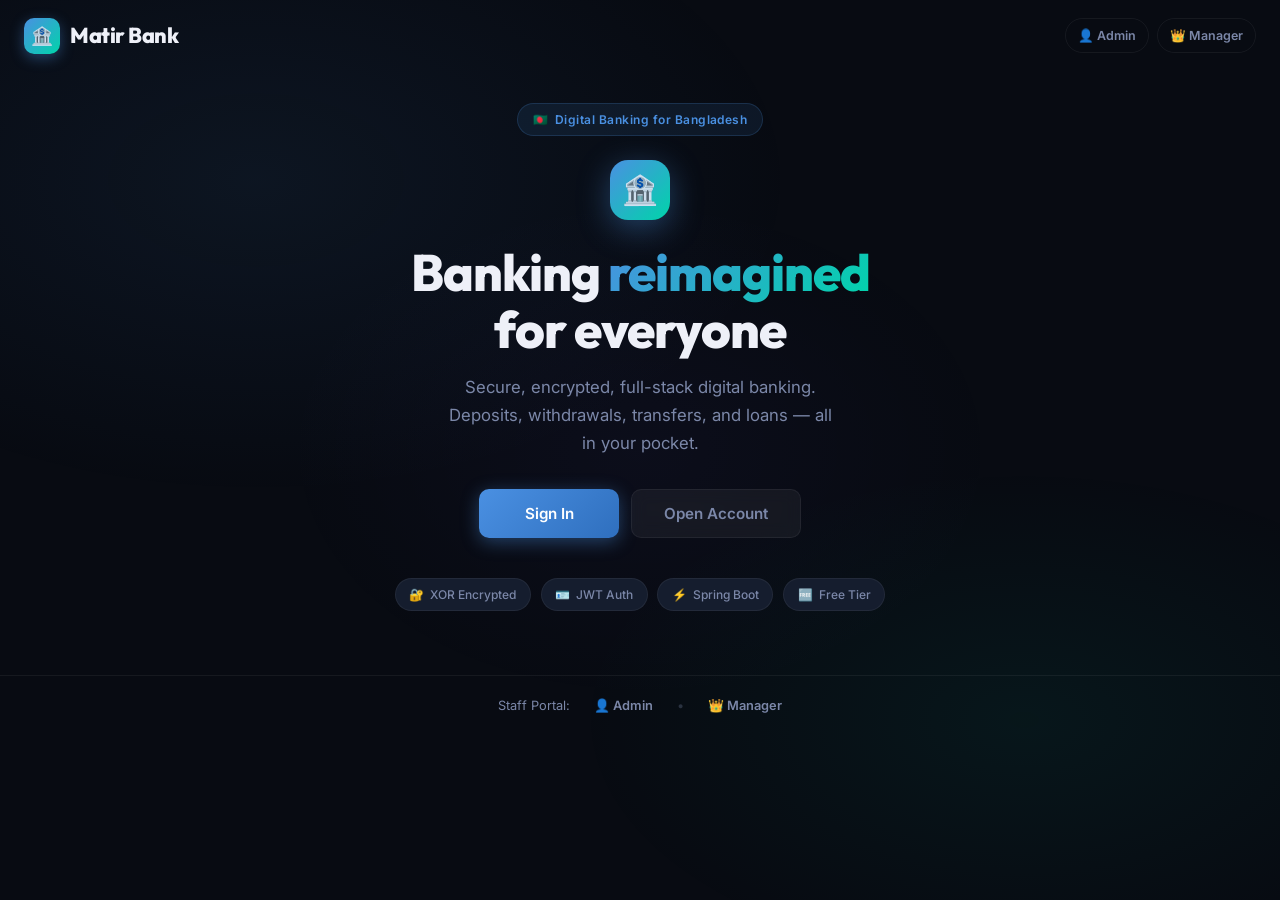
<file: frontend/dashboard-customer.html>
<!DOCTYPE html>
<html lang="en">
<head>
    <meta charset="UTF-8">
    <meta name="viewport" content="width=device-width, initial-scale=1.0, viewport-fit=cover">
    <title>My Dashboard — Matir Bank</title>
    <meta name="description" content="Matir Bank customer dashboard: view balances, transfer funds, manage loans.">
    <meta name="theme-color" content="#080b12">
    <meta name="apple-mobile-web-app-capable" content="yes">
    <meta name="apple-mobile-web-app-status-bar-style" content="black-translucent">
    <link rel="stylesheet" href="css/style.css?v=3">
    <style>
        /* ── Page-specific overrides ── */
        .section-wrap { display: none; }
        .section-wrap.active { display: block; }

        /* Loan apply form — stacks on mobile */
        .loan-form-grid {
            display: grid;
            grid-template-columns: 1fr 1fr;
            gap: 0.9rem;
        }
        @media (max-width: 768px) {
            .loan-form-grid { grid-template-columns: 1fr; }
        }

        /* Balance carousel dots */
        .balance-dots {
            display: flex;
            justify-content: center;
            gap: 6px;
            margin: 0.75rem 0 0;
        }
        .balance-dots__dot {
            width: 6px; height: 6px;
            border-radius: 50%;
            background: rgba(255,255,255,0.2);
            transition: all 0.3s;
        }
        .balance-dots__dot.active {
            width: 18px;
            border-radius: 3px;
            background: var(--clr-primary);
        }

        /* Recent tx section */
        .tx-list { padding: 0 0.25rem; }

        /* Loan EMI preview */
        .emi-preview {
            padding: 0.75rem 1rem;
            background: rgba(0,212,170,0.08);
            border: 1px solid rgba(0,212,170,0.2);
            border-radius: var(--radius-sm);
            font-size: 0.85rem;
            color: var(--clr-accent);
            font-weight: 600;
            margin-top: 0.5rem;
        }

        /* Section fade */
        @keyframes sectionIn {
            from { opacity: 0; transform: translateY(10px); }
            to   { opacity: 1; transform: translateY(0); }
        }
        .section-wrap.active { animation: sectionIn 0.28s ease forwards; }
    </style>
</head>
<body>
<div class="dashboard-layout">

    <!-- ══════════ DESKTOP SIDEBAR ══════════ -->
    <aside class="sidebar">
        <div class="sidebar-brand">
            <a href="index.html" class="brand">
                <div class="brand-icon">🏦</div>
                <span>Matir Bank</span>
            </a>
        </div>
        <nav class="sidebar-nav">
            <button class="nav-item active" id="nav-overview" onclick="showSection('overview')">
                <span class="nav-icon">🏠</span> Overview
            </button>
            <button class="nav-item" id="nav-transactions" onclick="showSection('transactions')">
                <span class="nav-icon">💸</span> Transactions
            </button>
            <button class="nav-item" id="nav-loans" onclick="showSection('loans')">
                <span class="nav-icon">🏛️</span> Loans
            </button>
        </nav>
        <div class="sidebar-footer">
            <div style="font-size:0.8rem;color:var(--clr-text-muted);margin-bottom:0.75rem;" id="sidebarUser">—</div>
            <button class="btn btn--ghost btn--full btn--sm" onclick="logout()">Sign Out</button>
        </div>
    </aside>

    <!-- ══════════ MOBILE HEADER ══════════ -->
    <header class="app-header">
        <div class="app-header__left">
            <div class="app-header__avatar" id="avatarInitial">?</div>
            <div>
                <div class="app-header__greeting">Good day 👋</div>
                <div class="app-header__name" id="headerName">Loading…</div>
            </div>
        </div>
        <div class="app-header__actions">
            <button class="app-header__btn" onclick="init()" title="Refresh">🔄</button>
            <button class="app-header__btn" onclick="logout()" title="Sign Out">🚪</button>
        </div>
    </header>

    <!-- ══════════ MAIN CONTENT ══════════ -->
    <main class="main-content">

        <!-- ═══ OVERVIEW ═══ -->
        <div id="section-overview" class="section-wrap active">

            <!-- Page header (desktop only) -->
            <div class="page-header fade-in" style="display:none;" id="desktopHeader">
                <h1 class="page-title">Good day 👋 <span id="userName"></span></h1>
                <p class="page-subtitle">Your financial snapshot</p>
            </div>

            <!-- Balance cards -->
            <div id="accountCards" class="fade-in" style="display:flex;flex-direction:column;gap:1rem;margin-bottom:1.5rem;"></div>

            <!-- Quick Actions -->
            <div class="section-heading">⚡ Quick Actions</div>
            <div class="quick-actions">
                <div class="quick-action" onclick="openModal('depositModal')">
                    <div class="quick-action__bubble quick-action__bubble--green">💰</div>
                    <span class="quick-action__label">Deposit</span>
                </div>
                <div class="quick-action" onclick="openModal('withdrawModal')">
                    <div class="quick-action__bubble quick-action__bubble--blue">🏧</div>
                    <span class="quick-action__label">Withdraw</span>
                </div>
                <div class="quick-action" onclick="openModal('transferModal')">
                    <div class="quick-action__bubble quick-action__bubble--purple">↔️</div>
                    <span class="quick-action__label">Transfer</span>
                </div>
                <div class="quick-action" onclick="showSection('loans')">
                    <div class="quick-action__bubble quick-action__bubble--orange">🏛️</div>
                    <span class="quick-action__label">Loan</span>
                </div>
            </div>

            <!-- Recent Transactions (mini) -->
            <div style="display:flex;align-items:center;justify-content:space-between;margin-bottom:0.85rem;margin-top:0.5rem;">
                <div class="section-heading" style="margin-bottom:0;">📋 Recent Activity</div>
                <button onclick="showSection('transactions')" style="font-size:0.78rem;color:var(--clr-primary);background:none;border:none;cursor:pointer;font-weight:600;padding:0.25rem;">View All →</button>
            </div>
            <div class="card fade-in" style="padding:0.5rem 1rem;">
                <div class="tx-list" id="recentTxList">
                    <div class="spinner"></div>
                </div>
            </div>
        </div>

        <!-- ═══ TRANSACTIONS ═══ -->
        <div id="section-transactions" class="section-wrap">
            <div class="page-header fade-in">
                <h1 class="page-title">Transactions</h1>
                <p class="page-subtitle">Your complete activity</p>
            </div>
            <div class="card fade-in">
                <div class="card-header">
                    <span class="card-title">📋 History</span>
                    <select class="form-select" id="txAccountFilter" style="width:auto;min-height:36px;padding:0.4rem 0.7rem;font-size:0.82rem;" onchange="loadTransactions()"></select>
                </div>
                <div id="txTableContainer"><div class="spinner"></div></div>
            </div>
        </div>

        <!-- ═══ LOANS ═══ -->
        <div id="section-loans" class="section-wrap">
            <div class="page-header fade-in">
                <h1 class="page-title">Loans</h1>
                <p class="page-subtitle">Apply and track loan applications</p>
            </div>
            <div class="card fade-in" style="margin-bottom:1rem;">
                <div class="card-header"><span class="card-title">➕ Apply for a Loan</span></div>
                <form id="loanApplyForm">
                    <div class="loan-form-grid">
                        <div class="form-group" style="margin:0;">
                            <label class="form-label">Account</label>
                            <select class="form-select" id="loanAccountSelect"></select>
                        </div>
                        <div class="form-group" style="margin:0;">
                            <label class="form-label">Amount (৳)</label>
                            <input class="form-input" type="number" id="loanAmount" placeholder="50,000" min="1000">
                        </div>
                        <div class="form-group" style="margin:0;">
                            <label class="form-label">Tenure (months)</label>
                            <input class="form-input" type="number" id="loanTenure" placeholder="12" min="1">
                        </div>
                        <div style="display:flex;align-items:flex-end;">
                            <button class="btn btn--primary btn--full" type="submit">Apply Now</button>
                        </div>
                    </div>
                    <div id="loanEmiPreview"></div>
                </form>
            </div>
            <div class="card fade-in">
                <div class="card-header"><span class="card-title">📋 My Applications</span></div>
                <div id="myLoansContainer"><div class="spinner"></div></div>
            </div>
        </div>

    </main>
</div>

<!-- ══════════ MOBILE BOTTOM NAV ══════════ -->
<nav class="mobile-nav">
    <div class="mobile-nav__inner">
        <button class="mobile-nav__item active" id="mnav-overview" onclick="showSection('overview')">
            <span class="mobile-nav__icon">🏠</span>
            <span class="mobile-nav__label">Home</span>
        </button>
        <button class="mobile-nav__item" id="mnav-transactions" onclick="showSection('transactions')">
            <span class="mobile-nav__icon">💸</span>
            <span class="mobile-nav__label">Activity</span>
        </button>
        <button class="mobile-nav__item" id="mnav-loans" onclick="showSection('loans')">
            <span class="mobile-nav__icon">🏛️</span>
            <span class="mobile-nav__label">Loans</span>
        </button>
    </div>
</nav>

<!-- Toast -->
<div id="toast" class="toast"></div>

<!-- ══════════ MODALS (Bottom Sheets) ══════════ -->

<!-- Deposit -->
<div class="modal-overlay" id="depositModal">
    <div class="modal">
        <div class="modal-handle"></div>
        <div class="modal-header">
            <h3 style="font-size:1.1rem;">💰 Deposit Funds</h3>
            <button class="modal-close" onclick="closeModal('depositModal')">✕</button>
        </div>
        <form id="depositForm">
            <div class="form-group">
                <label class="form-label">Account</label>
                <select class="form-select" id="depositAccount"></select>
            </div>
            <div class="form-group">
                <label class="form-label">Amount (৳)</label>
                <input class="form-input" type="number" id="depositAmount" placeholder="1,000" min="1" required inputmode="numeric">
            </div>
            <button class="btn btn--accent btn--full" type="submit" style="margin-top:0.5rem;">Deposit Money</button>
        </form>
    </div>
</div>

<!-- Withdraw -->
<div class="modal-overlay" id="withdrawModal">
    <div class="modal">
        <div class="modal-handle"></div>
        <div class="modal-header">
            <h3 style="font-size:1.1rem;">🏧 Withdraw Funds</h3>
            <button class="modal-close" onclick="closeModal('withdrawModal')">✕</button>
        </div>
        <form id="withdrawForm">
            <div class="form-group">
                <label class="form-label">Account</label>
                <select class="form-select" id="withdrawAccount"></select>
            </div>
            <div class="form-group">
                <label class="form-label">Amount (৳)</label>
                <input class="form-input" type="number" id="withdrawAmount" placeholder="500" min="1" required inputmode="numeric">
            </div>
            <button class="btn btn--danger btn--full" type="submit" style="margin-top:0.5rem;">Withdraw Money</button>
        </form>
    </div>
</div>

<!-- Transfer -->
<div class="modal-overlay" id="transferModal">
    <div class="modal">
        <div class="modal-handle"></div>
        <div class="modal-header">
            <h3 style="font-size:1.1rem;">↔️ Send Money</h3>
            <button class="modal-close" onclick="closeModal('transferModal')">✕</button>
        </div>
        <form id="transferForm">
            <div class="form-group">
                <label class="form-label">From Account</label>
                <select class="form-select" id="transferFrom"></select>
            </div>
            <div class="form-group">
                <label class="form-label">To Account Number</label>
                <input class="form-input" type="text" id="transferTo" placeholder="10XXXXXXXX" required inputmode="numeric">
            </div>
            <div class="form-group">
                <label class="form-label">Amount (৳)</label>
                <input class="form-input" type="number" id="transferAmount" placeholder="500" min="1" required inputmode="numeric">
            </div>
            <button class="btn btn--primary btn--full" type="submit" style="margin-top:0.5rem;">Send Money</button>
        </form>
    </div>
</div>

<script src="js/config.js"></script>
<script>
    let myAccounts = [];
    requireAuth(["CUSTOMER"]);

    // ── Init ────────────────────────────────────────────────────────────
    async function init() {
        try {
            const me = await apiCall(CONFIG.API.ADMIN_ME);
            const name = me.name || "User";

            // Desktop
            document.getElementById("userName").textContent    = name;
            document.getElementById("sidebarUser").textContent = me.email || "";
            document.getElementById("desktopHeader").style.display = "block";

            // Mobile header
            document.getElementById("headerName").textContent = name;
            document.getElementById("avatarInitial").textContent = name.charAt(0).toUpperCase();

            myAccounts = await apiCall(CONFIG.API.ACCOUNTS_MINE);
            renderAccountCards();
            populateAccountSelects();
            loadRecentTx();
        } catch (err) {
            console.error("Init error:", err);
            document.getElementById("accountCards").innerHTML = `
                <div style="background:rgba(255,71,87,0.1);border:1px solid rgba(255,71,87,0.25);border-radius:14px;padding:1.25rem;color:#ff6b7a;">
                    <div style="font-weight:700;margin-bottom:0.4rem;">⚠️ Failed to load data</div>
                    <div style="font-size:0.82rem;opacity:0.8;">${err.message || "Network or CORS error."}</div>
                    <button onclick="init()" style="margin-top:0.75rem;padding:0.5rem 1.1rem;background:#ff4757;color:#fff;border:none;border-radius:8px;cursor:pointer;font-size:0.82rem;">🔄 Retry</button>
                </div>`;
            showToast("Failed to load data", "error");
        }
    }

    // ── Account Cards ───────────────────────────────────────────────────
    function renderAccountCards() {
        const container = document.getElementById("accountCards");
        if (!myAccounts.length) {
            container.innerHTML = `<div class="empty-state"><div class="empty-state__icon">🏦</div><div class="empty-state__text">No accounts found</div></div>`;
            return;
        }
        container.innerHTML = myAccounts.map(a => {
            let statusBadge = '';
            let alertBox = '';
            
            if (a.isFrozen) {
                statusBadge = '<span class="badge badge--danger">Frozen</span>';
                alertBox = `
                    <div style="background:rgba(255,71,87,0.12); border:1px solid var(--clr-danger); border-radius:var(--radius-sm); padding:0.75rem; margin-top:1rem; font-size:0.8rem; color:#ff4d4d; line-height:1.4;">
                        <strong>🚨 Account Frozen:</strong> Suspicious activity detected. Please contact <strong>support@matirbank.com</strong> or visit a physical branch immediately for verification.
                    </div>`;
            } else if (!a.isApproved) {
                statusBadge = '<span class="badge badge--warning">Pending Approval</span>';
                alertBox = `
                    <div style="background:rgba(255,179,0,0.12); border:1px solid var(--clr-warning); border-radius:var(--radius-sm); padding:0.75rem; margin-top:1rem; font-size:0.8rem; color:#ffb300; line-height:1.4;">
                        <strong>⏳ Pending Verification:</strong> This account is awaiting staff/manager approval. Features are temporarily limited.
                    </div>`;
            } else {
                statusBadge = `<span class="badge ${a.isActive ? 'badge--success' : 'badge--danger'}">${a.isActive ? 'Active' : 'Closed'}</span>`;
            }

            return `
            <div class="balance-card">
                <div class="balance-card__chip"></div>
                <div style="display:flex;justify-content:space-between;align-items:flex-start;">
                    <div>
                        <div class="balance-card__label">${a.accountType} Account</div>
                        <div class="balance-card__amount">${formatBDT(a.balance)}</div>
                        <div class="balance-card__account">${formatAccountNumber(a.accountNumber)}</div>
                    </div>
                    ${statusBadge}
                </div>
                <div class="balance-card__meta">
                    <div>
                        <span class="balance-card__meta-label">Account Type</span>
                        <span class="balance-card__meta-value">${a.accountType}</span>
                    </div>
                    <div style="text-align:right;">
                        <span class="balance-card__meta-label">Opened</span>
                        <span class="balance-card__meta-value">${formatDate(a.createdAt)}</span>
                    </div>
                </div>
                ${alertBox}
            </div>
            `;
        }).join("");
    }

    function formatAccountNumber(num) {
        if (!num) return "";
        return num.replace(/(\d{4})(\d{4})(\d{2})/, "$1 $2 $3");
    }

    function populateAccountSelects() {
        const ids = ["depositAccount","withdrawAccount","transferFrom","txAccountFilter","loanAccountSelect"];
        const active = myAccounts.filter(a => a.isActive);
        ids.forEach(id => {
            const el = document.getElementById(id);
            if (!el) return;
            el.innerHTML = active.map(a =>
                `<option value="${a.accountNumber}">${a.accountType} – ${formatAccountNumber(a.accountNumber)}</option>`
            ).join("");
        });
    }

    // ── Recent Transactions (home preview) ──────────────────────────────
    async function loadRecentTx() {
        const container = document.getElementById("recentTxList");
        const first = myAccounts.find(a => a.isActive);
        if (!first) {
            container.innerHTML = `<div class="empty-state"><div class="empty-state__icon">📭</div><div class="empty-state__text">No accounts</div></div>`;
            return;
        }
        try {
            const txs = await apiCall(CONFIG.API.TX_HISTORY(first.accountNumber));
            const recent = txs.slice(0, 5);
            if (!recent.length) {
                container.innerHTML = `<div class="empty-state" style="padding:1.5rem 0;"><div class="empty-state__icon">📭</div><div class="empty-state__text">No recent activity</div></div>`;
                return;
            }
            container.innerHTML = recent.map(tx => {
                const isCredit = tx.type === "DEPOSIT" || (tx.type === "TRANSFER" && tx.toAccount === first.accountNumber);
                const iconMap  = { DEPOSIT: "💰", WITHDRAW: "🏧", TRANSFER: "↔️" };
                const clsMap   = { DEPOSIT: "tx-icon--deposit", WITHDRAW: "tx-icon--withdraw", TRANSFER: "tx-icon--transfer" };
                return `
                <div class="tx-item">
                    <div class="tx-icon ${clsMap[tx.type] || ''}">${iconMap[tx.type] || '💳'}</div>
                    <div class="tx-info">
                        <div class="tx-type">${tx.type.charAt(0)+tx.type.slice(1).toLowerCase()}${tx.description ? ' — ' + tx.description : ''}</div>
                        <div class="tx-date">${formatDate(tx.timestamp)}</div>
                    </div>
                    <div class="tx-amount ${isCredit ? 'tx-amount--credit' : 'tx-amount--debit'}">
                        ${isCredit ? '+' : '-'}${formatBDT(tx.amount)}
                    </div>
                </div>`;
            }).join("");
        } catch {
            container.innerHTML = `<div class="empty-state" style="padding:1.5rem 0;"><div class="empty-state__text">Could not load activity</div></div>`;
        }
    }

    // ── Section Navigation ───────────────────────────────────────────────
    function showSection(name) {
        ["overview","transactions","loans"].forEach(s => {
            document.getElementById(`section-${s}`).classList.toggle("active", s === name);
            // Desktop nav
            const dn = document.getElementById(`nav-${s}`);
            if (dn) dn.classList.toggle("active", s === name);
            // Mobile nav
            const mn = document.getElementById(`mnav-${s}`);
            if (mn) mn.classList.toggle("active", s === name);
        });
        if (name === "transactions") loadTransactions();
        if (name === "loans") loadMyLoans();
    }

    // ── Full Transactions ────────────────────────────────────────────────
    async function loadTransactions() {
        const container = document.getElementById("txTableContainer");
        const acctNum = document.getElementById("txAccountFilter").value;
        if (!acctNum) return;
        container.innerHTML = `<div class="spinner"></div>`;
        try {
            const txs = await apiCall(CONFIG.API.TX_HISTORY(acctNum));
            if (!txs.length) {
                container.innerHTML = `<div class="empty-state"><div class="empty-state__icon">📭</div><div class="empty-state__text">No transactions yet</div></div>`;
                return;
            }
            // Mobile: list view; Desktop: table
            const isMobile = window.innerWidth <= 768;
            if (isMobile) {
                container.innerHTML = `<div class="tx-list">${txs.map(tx => {
                    const isCredit = tx.type === "DEPOSIT" || (tx.type === "TRANSFER" && tx.toAccount === acctNum);
                    const iconMap  = { DEPOSIT: "💰", WITHDRAW: "🏧", TRANSFER: "↔️" };
                    const clsMap   = { DEPOSIT: "tx-icon--deposit", WITHDRAW: "tx-icon--withdraw", TRANSFER: "tx-icon--transfer" };
                    return `
                    <div class="tx-item">
                        <div class="tx-icon ${clsMap[tx.type] || ''}">${iconMap[tx.type] || '💳'}</div>
                        <div class="tx-info">
                            <div class="tx-type">${tx.type.charAt(0)+tx.type.slice(1).toLowerCase()}</div>
                            <div class="tx-date">${formatDate(tx.timestamp)}${tx.description ? ' · ' + tx.description : ''}</div>
                        </div>
                        <div class="tx-amount ${isCredit ? 'tx-amount--credit' : 'tx-amount--debit'}">
                            ${isCredit ? '+' : '-'}${formatBDT(tx.amount)}
                        </div>
                    </div>`;
                }).join("")}</div>`;
            } else {
                container.innerHTML = `
                    <div class="table-container">
                        <table class="table">
                            <thead><tr>
                                <th>Date</th><th>Type</th><th>Amount</th><th>Description</th>
                            </tr></thead>
                            <tbody>${txs.map(tx => `
                                <tr>
                                    <td>${formatDate(tx.timestamp)}</td>
                                    <td><span class="badge ${txBadge(tx.type)}">${tx.type}</span></td>
                                    <td class="tx--${tx.type}" style="font-weight:700;">${txSign(tx.type,acctNum,tx)}${formatBDT(tx.amount)}</td>
                                    <td style="color:var(--clr-text-muted)">${tx.description || "—"}</td>
                                </tr>`).join("")}
                            </tbody>
                        </table>
                    </div>`;
            }
        } catch (err) {
            container.innerHTML = `<div class="empty-state"><div class="empty-state__text">${err.message}</div></div>`;
        }
    }

    function txBadge(t) { return {DEPOSIT:"badge--success",WITHDRAW:"badge--danger",TRANSFER:"badge--primary"}[t]||"badge--muted"; }
    function txSign(t, acct, tx) {
        if (t === "DEPOSIT") return "+";
        if (t === "WITHDRAW") return "-";
        return tx.toAccount === acct ? "+" : "-";
    }

    // ── Loans ────────────────────────────────────────────────────────────
    async function loadMyLoans() {
        const container = document.getElementById("myLoansContainer");
        container.innerHTML = `<div class="spinner"></div>`;
        try {
            const loans = await apiCall(CONFIG.API.LOANS_MINE);
            if (!loans.length) {
                container.innerHTML = `<div class="empty-state"><div class="empty-state__icon">🏛️</div><div class="empty-state__text">No loan applications yet</div></div>`;
                return;
            }
            // Mobile cards
            if (window.innerWidth <= 768) {
                container.innerHTML = loans.map(l => `
                    <div class="loan-card">
                        <div class="loan-card__row">
                            <span style="font-size:1rem;font-weight:800;">${formatBDT(l.principal)}</span>
                            <span class="badge loan--${l.status}">${l.status}</span>
                        </div>
                        <div class="loan-card__row">
                            <div><span class="loan-card__label">Interest</span><div class="loan-card__value">${l.interestRate}%</div></div>
                            <div><span class="loan-card__label">Tenure</span><div class="loan-card__value">${l.tenureMonths} months</div></div>
                            <div><span class="loan-card__label">Monthly EMI</span><div class="loan-card__value">${formatBDT(l.monthlyEmi)}</div></div>
                        </div>
                        <div style="font-size:0.75rem;color:var(--clr-text-muted);margin-top:0.35rem;">${formatDate(l.createdAt)}</div>
                    </div>`).join("");
            } else {
                container.innerHTML = `
                    <div class="table-container">
                        <table class="table">
                            <thead><tr><th>Principal</th><th>Rate</th><th>Tenure</th><th>EMI</th><th>Status</th><th>Date</th></tr></thead>
                            <tbody>${loans.map(l => `
                                <tr>
                                    <td style="font-weight:700;">${formatBDT(l.principal)}</td>
                                    <td>${l.interestRate}%</td>
                                    <td>${l.tenureMonths} mo</td>
                                    <td>${formatBDT(l.monthlyEmi)}</td>
                                    <td><span class="badge loan--${l.status}">${l.status}</span></td>
                                    <td style="color:var(--clr-text-muted)">${formatDate(l.createdAt)}</td>
                                </tr>`).join("")}
                            </tbody>
                        </table>
                    </div>`;
            }
        } catch (err) {
            container.innerHTML = `<div class="empty-state"><div class="empty-state__text">${err.message}</div></div>`;
        }
    }

    // EMI live preview
    document.getElementById("loanApplyForm").addEventListener("input", () => {
        const p = parseFloat(document.getElementById("loanAmount").value);
        const n = parseInt(document.getElementById("loanTenure").value);
        const el = document.getElementById("loanEmiPreview");
        if (p > 0 && n > 0) {
            const r = 5 / 100 / 12;
            const emi = (p * r * Math.pow(1+r,n)) / (Math.pow(1+r,n)-1);
            el.innerHTML = `<div class="emi-preview">📊 Estimated EMI: <strong>${formatBDT(emi)}/month</strong> at 5% annual rate</div>`;
        } else { el.innerHTML = ""; }
    });

    document.getElementById("loanApplyForm").addEventListener("submit", async (e) => {
        e.preventDefault();
        const btn = e.target.querySelector("button[type=submit]");
        btn.disabled = true; btn.textContent = "Submitting…";
        try {
            await apiCall(CONFIG.API.LOANS_APPLY, "POST", {
                accountNumber: document.getElementById("loanAccountSelect").value,
                amount: parseFloat(document.getElementById("loanAmount").value),
                tenureMonths: parseInt(document.getElementById("loanTenure").value)
            });
            showToast("Loan application submitted! ✅", "success");
            loadMyLoans();
        } catch (err) { showToast(err.message, "error"); }
        finally { btn.disabled = false; btn.textContent = "Apply Now"; }
    });

    // ── Modals ────────────────────────────────────────────────────────────
    function openModal(id)  { document.getElementById(id).classList.add("open"); document.body.style.overflow="hidden"; }
    function closeModal(id) { document.getElementById(id).classList.remove("open"); document.body.style.overflow=""; }
    document.querySelectorAll(".modal-overlay").forEach(el => {
        el.addEventListener("click", e => { if (e.target === el) { el.classList.remove("open"); document.body.style.overflow=""; } });
    });

    // ── Deposit ──────────────────────────────────────────────────────────
    document.getElementById("depositForm").addEventListener("submit", async (e) => {
        e.preventDefault();
        const btn = e.target.querySelector("button[type=submit]");
        btn.disabled = true; btn.textContent = "Processing…";
        try {
            await apiCall(CONFIG.API.TX_DEPOSIT, "POST", {
                accountNumber: document.getElementById("depositAccount").value,
                amount: parseFloat(document.getElementById("depositAmount").value)
            });
            showToast("Deposit successful! 💰", "success");
            closeModal("depositModal");
            myAccounts = await apiCall(CONFIG.API.ACCOUNTS_MINE);
            renderAccountCards(); loadRecentTx();
        } catch (err) { showToast(err.message, "error"); }
        finally { btn.disabled=false; btn.textContent="Deposit Money"; }
    });

    // ── Withdraw ─────────────────────────────────────────────────────────
    document.getElementById("withdrawForm").addEventListener("submit", async (e) => {
        e.preventDefault();
        const btn = e.target.querySelector("button[type=submit]");
        btn.disabled = true; btn.textContent = "Processing…";
        try {
            await apiCall(CONFIG.API.TX_WITHDRAW, "POST", {
                accountNumber: document.getElementById("withdrawAccount").value,
                amount: parseFloat(document.getElementById("withdrawAmount").value)
            });
            showToast("Withdrawal successful! 🏧", "success");
            closeModal("withdrawModal");
            myAccounts = await apiCall(CONFIG.API.ACCOUNTS_MINE);
            renderAccountCards(); loadRecentTx();
        } catch (err) { showToast(err.message, "error"); }
        finally { btn.disabled=false; btn.textContent="Withdraw Money"; }
    });

    // ── Transfer ──────────────────────────────────────────────────────────
    document.getElementById("transferForm").addEventListener("submit", async (e) => {
        e.preventDefault();
        const btn = e.target.querySelector("button[type=submit]");
        btn.disabled = true; btn.textContent = "Sending…";
        try {
            await apiCall(CONFIG.API.TX_TRANSFER, "POST", {
                fromAccount: document.getElementById("transferFrom").value,
                toAccount: document.getElementById("transferTo").value,
                amount: parseFloat(document.getElementById("transferAmount").value)
            });
            showToast("Money sent successfully! ✅", "success");
            closeModal("transferModal");
            myAccounts = await apiCall(CONFIG.API.ACCOUNTS_MINE);
            renderAccountCards(); loadRecentTx();
        } catch (err) { showToast(err.message, "error"); }
        finally { btn.disabled=false; btn.textContent="Send Money"; }
    });

    init();
</script>
</body>
</html>
</file>
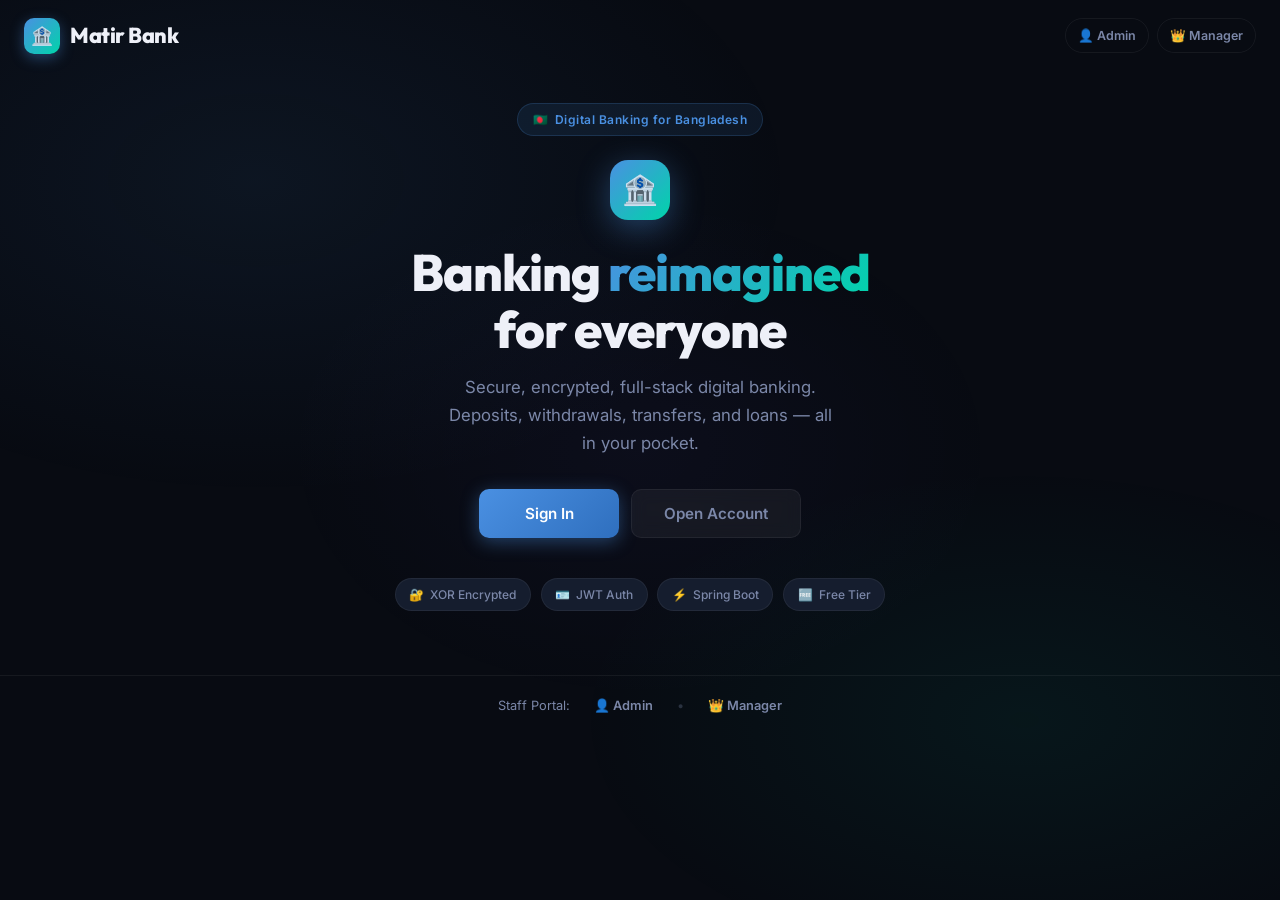
<file: frontend/dashboard-manager.html>
<!DOCTYPE html>
<html lang="en">
<head>
    <meta charset="UTF-8">
    <meta name="viewport" content="width=device-width, initial-scale=1.0, viewport-fit=cover">
    <meta name="theme-color" content="#080b12">
    <meta name="apple-mobile-web-app-capable" content="yes">
    <meta name="apple-mobile-web-app-status-bar-style" content="black-translucent">
    <title>Manager Panel — Matir Bank</title>
    <meta name="description" content="Matir Bank manager panel: system reports, admin management, interest rates, customer limits.">
    <link rel="stylesheet" href="css/style.css?v=3">
    <style>
        /* ── Manager-specific overrides ── */
        .stat-grid {
            display: grid;
            grid-template-columns: repeat(4, 1fr);
            gap: 1rem;
            margin-bottom: 2rem;
        }
        .stat-card {
            background: var(--clr-card);
            border: 1px solid var(--clr-border);
            border-radius: var(--radius-lg);
            padding: 1.4rem 1.6rem;
            position: relative;
            overflow: hidden;
            transition: transform var(--transition), box-shadow var(--transition);
        }
        .stat-card:hover { transform: translateY(-3px); box-shadow: var(--shadow-card); }
        .stat-card::before {
            content: "";
            position: absolute;
            top: 0; right: 0;
            width: 80px; height: 80px;
            border-radius: 50%;
            opacity: 0.08;
        }
        .stat-card--blue::before   { background: var(--clr-primary); }
        .stat-card--green::before  { background: var(--clr-success); }
        .stat-card--yellow::before { background: var(--clr-warning); }
        .stat-card--purple::before { background: var(--clr-accent-2); }
        .stat-card__icon  { font-size: 1.8rem; margin-bottom: 0.75rem; }
        .stat-card__value {
            font-family: var(--font-brand);
            font-size: 2rem;
            font-weight: 800;
            color: var(--clr-text);
            line-height: 1;
            margin-bottom: 0.3rem;
        }
        .stat-card__label { font-size: 0.78rem; color: var(--clr-text-muted); text-transform: uppercase; letter-spacing: 0.08em; }
        .stat-card__sub   { font-size: 0.75rem; color: var(--clr-text-dim); margin-top: 0.25rem; }

        /* ── Config panel ── */
        .config-grid {
            display: grid;
            grid-template-columns: repeat(2, 1fr);
            gap: 1.2rem;
        }
        .config-card {
            background: var(--clr-surface-2);
            border: 1px solid var(--clr-border);
            border-radius: var(--radius-lg);
            padding: 1.5rem;
        }
        .config-card__label {
            font-size: 0.78rem;
            text-transform: uppercase;
            letter-spacing: 0.08em;
            color: var(--clr-text-muted);
            margin-bottom: 0.5rem;
        }
        .config-card__current {
            font-family: var(--font-brand);
            font-size: 1.8rem;
            font-weight: 800;
            color: var(--clr-accent);
            margin-bottom: 1rem;
        }
        .config-edit-row {
            display: flex;
            gap: 0.6rem;
            align-items: center;
        }
        .config-edit-row input {
            flex: 1;
            padding: 0.55rem 0.8rem;
            background: var(--clr-card);
            border: 1px solid var(--clr-border);
            border-radius: var(--radius-sm);
            color: var(--clr-text);
            font-size: 0.9rem;
            outline: none;
            font-family: var(--font-main);
        }
        .config-edit-row input:focus { border-color: var(--clr-primary); }

        /* ── Report cards ── */
        .report-grid {
            display: grid;
            grid-template-columns: repeat(2, 1fr);
            gap: 1.2rem;
        }
        .report-card {
            background: var(--clr-card);
            border: 1px solid var(--clr-border);
            border-radius: var(--radius-lg);
            padding: 1.5rem;
        }
        .report-card__title {
            font-size: 0.9rem;
            font-weight: 700;
            color: var(--clr-text-muted);
            text-transform: uppercase;
            letter-spacing: 0.06em;
            margin-bottom: 1rem;
        }
        .report-row {
            display: flex;
            justify-content: space-between;
            align-items: center;
            padding: 0.55rem 0;
            border-bottom: 1px solid var(--clr-border);
            font-size: 0.88rem;
        }
        .report-row:last-child { border-bottom: none; }
        .report-row__key   { color: var(--clr-text-muted); }
        .report-row__value { font-weight: 700; color: var(--clr-text); }

        /* ── Admin list ── */
        .btn-icon {
            display: inline-flex;
            align-items: center;
            justify-content: center;
            width: 30px; height: 30px;
            border-radius: 6px;
            border: none;
            cursor: pointer;
            font-size: 0.85rem;
            transition: all var(--transition);
        }
        .btn-icon--remove { background: rgba(255,71,87,0.1); color: var(--clr-danger); }
        .btn-icon:hover { transform: scale(1.15); }

        /* ── Tab filter ── */
        .tab-filter {
            display: flex;
            gap: 4px;
            background: var(--clr-surface-2);
            border: 1px solid var(--clr-border);
            border-radius: var(--radius-sm);
            padding: 4px;
        }
        .tab-filter button {
            padding: 0.4rem 1rem;
            border: none;
            background: none;
            color: var(--clr-text-muted);
            font-size: 0.82rem;
            font-weight: 600;
            border-radius: 6px;
            cursor: pointer;
            transition: all var(--transition);
        }
        .tab-filter button.active {
            background: var(--clr-card);
            color: var(--clr-accent);
            box-shadow: 0 2px 8px rgba(0,0,0,0.3);
        }

        /* ── Manager badge ── */
        .manager-badge {
            display: inline-flex;
            align-items: center;
            gap: 6px;
            background: linear-gradient(135deg, var(--clr-accent-2), #5a3dc8);
            color: #fff;
            border-radius: 100px;
            padding: 0.25rem 0.75rem;
            font-size: 0.72rem;
            font-weight: 700;
            text-transform: uppercase;
            letter-spacing: 0.08em;
        }

        /* ── Progress bars ── */
        .cap-bar {
            margin-top: 0.5rem;
        }
        .cap-bar__track {
            height: 8px;
            background: var(--clr-border);
            border-radius: 4px;
            overflow: hidden;
            margin-top: 0.5rem;
        }
        .cap-bar__fill {
            height: 100%;
            background: linear-gradient(90deg, var(--clr-primary), var(--clr-accent));
            border-radius: 4px;
            transition: width 0.6s ease;
        }

        /* ── Responsive ── */
        @media (max-width: 900px) {
            .stat-grid, .config-grid, .report-grid { grid-template-columns: repeat(2, 1fr); }
        }
        @media (max-width: 600px) {
            .stat-grid { grid-template-columns: repeat(2, 1fr); }
            .config-grid, .report-grid { grid-template-columns: 1fr; }
            .stat-card { padding: 1rem 1.1rem; }
            .stat-card__value { font-size: 1.5rem; }
            .stat-card__icon  { font-size: 1.4rem; margin-bottom: 0.5rem; }
            /* section display control for mobile */
            section[id^="section-"] { display: none; }
            section[id^="section-"].active { display: block !important; }
        }
    </style>
</head>
<body>
<div class="dashboard-layout">

    <!-- ══ SIDEBAR ══ -->
    <aside class="sidebar">
        <div class="sidebar-brand">
            <a href="index.html" class="brand">
                <div class="brand-icon">🏦</div>
                <span>Matir Bank</span>
            </a>
        </div>
        <nav class="sidebar-nav">
            <button class="nav-item active" id="nav-overview"  onclick="showSection('overview')">
                <span class="nav-icon">📊</span> Overview
            </button>
            <button class="nav-item" id="nav-reports"   onclick="showSection('reports')">
                <span class="nav-icon">📈</span> Reports
            </button>
            <button class="nav-item" id="nav-accounts"   onclick="showSection('accounts')">
                <span class="nav-icon">🏦</span> Accounts
            </button>
            <button class="nav-item" id="nav-admins"    onclick="showSection('admins')">
                <span class="nav-icon">👔</span> Admins
            </button>
            <button class="nav-item" id="nav-loans"     onclick="showSection('loans')">
                <span class="nav-icon">🏛️</span> Loans
            </button>
            <button class="nav-item" id="nav-config"    onclick="showSection('config')">
                <span class="nav-icon">⚙️</span> System Config
            </button>
        </nav>
        <div class="sidebar-footer">
            <div style="margin-bottom:0.5rem;">
                <span class="manager-badge">⭐ Manager</span>
            </div>
            <div style="font-size:0.8rem;color:var(--clr-text-muted);margin-bottom:0.75rem;" id="sidebarUser">—</div>
            <button class="btn btn--ghost btn--full btn--sm" onclick="logout()">Sign Out</button>
        </div>
    </aside>

    <!-- ══ MOBILE HEADER ══ -->
    <header class="app-header">
        <div class="app-header__left">
            <div class="app-header__avatar" style="background:linear-gradient(135deg,#7c5cfc,#5a3dc8);">👑</div>
            <div>
                <div class="app-header__greeting">Manager Panel</div>
                <div class="app-header__name" id="headerName">Matir Bank</div>
            </div>
        </div>
        <div class="app-header__actions">
            <button class="app-header__btn" onclick="logout()" title="Sign Out">🚪</button>
        </div>
    </header>

    <!-- ══ MAIN CONTENT ══ -->
    <main class="main-content">

        <!-- ═══ OVERVIEW SECTION ═══ -->
        <section id="section-overview">
            <div class="page-header fade-in">
                <h1 class="page-title">Manager Dashboard</h1>
                <p class="page-subtitle">System-wide control and reporting</p>
            </div>

            <!-- Stats -->
            <div class="stat-grid fade-in">
                <div class="stat-card stat-card--blue">
                    <div class="stat-card__icon">👥</div>
                    <div class="stat-card__value" id="stat-customers">—</div>
                    <div class="stat-card__label">Total Customers</div>
                    <div class="stat-card__sub" id="stat-customers-cap">of — max</div>
                </div>
                <div class="stat-card stat-card--green">
                    <div class="stat-card__icon">💰</div>
                    <div class="stat-card__value" id="stat-total-balance">—</div>
                    <div class="stat-card__label">Total Balance</div>
                    <div class="stat-card__sub">Across all accounts</div>
                </div>
                <div class="stat-card stat-card--yellow">
                    <div class="stat-card__icon">🏛️</div>
                    <div class="stat-card__value" id="stat-loans">—</div>
                    <div class="stat-card__label">Total Loans</div>
                    <div class="stat-card__sub" id="stat-loans-pending">— pending</div>
                </div>
                <div class="stat-card stat-card--purple">
                    <div class="stat-card__icon">👔</div>
                    <div class="stat-card__value" id="stat-admins">—</div>
                    <div class="stat-card__label">Admin Staff</div>
                    <div class="stat-card__sub">Active employees</div>
                </div>
            </div>

            <!-- Customer capacity bar -->
            <div class="card fade-in" style="margin-bottom:1.5rem;">
                <div class="card-header">
                    <span class="card-title">👥 Customer Capacity</span>
                    <button class="btn btn--ghost btn--sm" onclick="showSection('config')">⚙️ Configure</button>
                </div>
                <div class="cap-bar">
                    <div style="display:flex;justify-content:space-between;font-size:0.85rem;color:var(--clr-text-muted);">
                        <span id="cap-label">Loading…</span>
                        <span id="cap-percent">—</span>
                    </div>
                    <div class="cap-bar__track">
                        <div class="cap-bar__fill" id="cap-fill" style="width:0%"></div>
                    </div>
                </div>
            </div>

            <!-- Quick Pending Loans -->
            <div class="card fade-in">
                <div class="card-header">
                    <span class="card-title">⏳ Pending Loan Requests</span>
                    <button class="btn btn--ghost btn--sm" onclick="showSection('loans')">View All</button>
                </div>
                <div id="overviewPendingLoans"><div class="spinner"></div></div>
            </div>
        </section>

        <!-- ═══ REPORTS SECTION ═══ -->
        <section id="section-reports" style="display:none;">
            <div class="page-header fade-in">
                <h1 class="page-title">System Reports</h1>
                <p class="page-subtitle">Financial overview and analytics</p>
            </div>
            <div class="report-grid fade-in" id="reportsGrid">
                <div class="spinner"></div>
            </div>
        </section>

        <!-- ═══ ADMINS SECTION ═══ -->
        <section id="section-admins" style="display:none;">
            <div class="page-header fade-in">
                <h1 class="page-title">Admin Staff</h1>
                <p class="page-subtitle">Manage bank admin accounts</p>
            </div>

            <!-- Create Admin Form -->
            <div class="card fade-in" style="margin-bottom:1.5rem;">
                <div class="card-header"><span class="card-title">➕ Create Admin Account</span></div>
                <form id="createAdminForm" style="display:grid;grid-template-columns:1fr 1fr 1fr auto;gap:1rem;align-items:end;">
                    <div class="form-group" style="margin:0;">
                        <label class="form-label">Full Name</label>
                        <input class="form-input" type="text" id="adminName" placeholder="Jane Doe" required>
                    </div>
                    <div class="form-group" style="margin:0;">
                        <label class="form-label">Email</label>
                        <input class="form-input" type="email" id="adminEmail" placeholder="staff@matirbank.com" required>
                    </div>
                    <div class="form-group" style="margin:0;">
                        <label class="form-label">Password</label>
                        <input class="form-input" type="password" id="adminPassword" placeholder="Min 8 characters" required minlength="8">
                    </div>
                    <button class="btn btn--accent" type="submit">Create</button>
                </form>
            </div>

            <!-- Admin List -->
            <div class="card fade-in">
                <div class="card-header"><span class="card-title">👔 All Admins</span></div>
                <div id="adminsContainer"><div class="spinner"></div></div>
            </div>
        </section>

        <!-- ═══ ACCOUNTS SECTION ═══ -->
        <section id="section-accounts" style="display:none;">
            <div class="page-header fade-in">
                <h1 class="page-title">Customer Accounts</h1>
                <p class="page-subtitle">Approve, freeze, or close customer bank accounts</p>
            </div>
            <div class="card fade-in">
                <div class="action-row" style="display:flex;align-items:center;justify-content:space-between;gap:1rem;margin-bottom:1.2rem;flex-wrap:wrap;">
                    <div class="tab-filter" id="accStatusFilter">
                        <button class="active" onclick="filterAccounts('ALL', this)">All</button>
                        <button onclick="filterAccounts('PENDING', this)">Pending Approval</button>
                        <button onclick="filterAccounts('ACTIVE', this)">Active</button>
                        <button onclick="filterAccounts('FROZEN', this)">Frozen</button>
                        <button onclick="filterAccounts('CLOSED', this)">Closed</button>
                    </div>
                </div>
                <div id="accountsContainer"><div class="spinner"></div></div>
            </div>
        </section>

        <!-- ═══ LOANS SECTION ═══ -->
        <section id="section-loans" style="display:none;">
            <div class="page-header fade-in">
                <h1 class="page-title">Loan Management</h1>
                <p class="page-subtitle">Manager-level loan review and approval</p>
            </div>
            <div class="card fade-in">
                <div class="action-row" style="display:flex;align-items:center;justify-content:space-between;gap:1rem;margin-bottom:1.2rem;flex-wrap:wrap;">
                    <div class="tab-filter" id="loanStatusFilter">
                        <button class="active" onclick="filterLoans('ALL', this)">All</button>
                        <button onclick="filterLoans('PENDING', this)">Pending</button>
                        <button onclick="filterLoans('APPROVED', this)">Approved</button>
                        <button onclick="filterLoans('REJECTED', this)">Rejected</button>
                        <button onclick="filterLoans('PAID', this)">Paid</button>
                    </div>
                </div>
                <div id="loansContainer"><div class="spinner"></div></div>
            </div>
        </section>

        <!-- ═══ SYSTEM CONFIG SECTION ═══ -->
        <section id="section-config" style="display:none;">
            <div class="page-header fade-in">
                <h1 class="page-title">System Configuration</h1>
                <p class="page-subtitle">Manage interest rates, customer limits and other system settings</p>
            </div>
            <div class="config-grid fade-in">

                <!-- Max Customers -->
                <div class="config-card">
                    <div class="config-card__label">🏦 Max Customer Limit</div>
                    <div class="config-card__current" id="cfg-max-customers">—</div>
                    <p style="font-size:0.82rem;color:var(--clr-text-muted);margin-bottom:1rem;">
                        New signups are rejected once this limit is reached.
                    </p>
                    <div class="config-edit-row">
                        <input type="number" id="input-max-customers" placeholder="e.g. 1000" min="1">
                        <button class="btn btn--primary btn--sm" onclick="saveConfig('MAX_CUSTOMERS', 'input-max-customers', 'cfg-max-customers', '')">Save</button>
                    </div>
                </div>

                <!-- Savings Interest Rate -->
                <div class="config-card">
                    <div class="config-card__label">💹 Savings Interest Rate</div>
                    <div class="config-card__current" id="cfg-savings-rate">—</div>
                    <p style="font-size:0.82rem;color:var(--clr-text-muted);margin-bottom:1rem;">
                        Annual compound interest rate applied to savings accounts.
                    </p>
                    <div class="config-edit-row">
                        <input type="number" id="input-savings-rate" placeholder="e.g. 5.5" step="0.1" min="0" max="50">
                        <button class="btn btn--primary btn--sm" onclick="saveConfig('SAVINGS_INTEREST_RATE', 'input-savings-rate', 'cfg-savings-rate', '%')">Save</button>
                    </div>
                </div>

                <!-- Loan Interest Rate -->
                <div class="config-card">
                    <div class="config-card__label">🏛️ Default Loan Interest Rate</div>
                    <div class="config-card__current" id="cfg-loan-rate">—</div>
                    <p style="font-size:0.82rem;color:var(--clr-text-muted);margin-bottom:1rem;">
                        Annual rate used when a new loan is applied. Affects EMI calculation.
                    </p>
                    <div class="config-edit-row">
                        <input type="number" id="input-loan-rate" placeholder="e.g. 10.0" step="0.1" min="0" max="50">
                        <button class="btn btn--primary btn--sm" onclick="saveConfig('LOAN_INTEREST_RATE', 'input-loan-rate', 'cfg-loan-rate', '%')">Save</button>
                    </div>
                </div>

                <!-- Min Balance -->
                <div class="config-card">
                    <div class="config-card__label">💵 Minimum Account Balance</div>
                    <div class="config-card__current" id="cfg-min-balance">—</div>
                    <p style="font-size:0.82rem;color:var(--clr-text-muted);margin-bottom:1rem;">
                        Minimum balance required to keep an account active (in BDT).
                    </p>
                    <div class="config-edit-row">
                        <input type="number" id="input-min-balance" placeholder="e.g. 500" min="0">
                        <button class="btn btn--primary btn--sm" onclick="saveConfig('MIN_BALANCE', 'input-min-balance', 'cfg-min-balance', ' ৳')">Save</button>
                    </div>
                </div>

            </div>
        </section>

    </main>
</div>

<!-- Toast -->
<div id="toast" class="toast"></div>

<!-- ══ CONFIRM MODAL ══ -->
<div class="modal-overlay" id="confirmModal">
    <div class="modal" style="max-width:380px;">
        <div class="modal-header">
            <h3 id="confirmTitle">Confirm Action</h3>
            <button class="modal-close" onclick="closeModal('confirmModal')">×</button>
        </div>
        <p id="confirmMsg" style="color:var(--clr-text-muted);margin-bottom:1.5rem;font-size:0.95rem;"></p>
        <div style="display:flex;gap:0.75rem;">
            <button class="btn btn--ghost btn--full" onclick="closeModal('confirmModal')">Cancel</button>
            <button class="btn btn--primary btn--full" id="confirmBtn">Confirm</button>
        </div>
    </div>
</div>

<script src="js/config.js"></script>
<script>
    requireAuth(["MANAGER"]);

    // ── Data stores ──
    let allAdmins = [];
    let allLoans  = [];
    let currentLoanFilter = "ALL";
    let systemConfig = {};

    // ── Init ──
    async function init() {
        try {
            const me = await apiCall(CONFIG.API.ADMIN_ME);
            document.getElementById("sidebarUser").textContent = me.name || me.email || "Manager";
            await Promise.all([loadStats(), loadPendingLoansOverview()]);
        } catch (err) {
            showToast("Failed to load dashboard", "error");
        }
    }

    // ── Stats ──
    async function loadStats() {
        try {
            const [customers, accounts, loans, admins, config] = await Promise.all([
                apiCall(CONFIG.API.ADMIN_CUSTOMERS),
                apiCall(CONFIG.API.ACCOUNTS_ALL),
                apiCall(CONFIG.API.LOANS_ALL),
                apiCall(CONFIG.API.ADMIN_ADMINS),
                apiCall(CONFIG.API.ADMIN_CONFIG),
            ]);

            // Backend returns List<SystemConfig>; convert to key→value map
            systemConfig = {};
            if (Array.isArray(config)) {
                config.forEach(c => { systemConfig[c.configKey] = c.configValue; });
            } else {
                Object.assign(systemConfig, config || {});
            }

            // Customer count & cap
            const maxCust = systemConfig["MAX_CUSTOMERS"] || "—";
            document.getElementById("stat-customers").textContent = customers.length;
            document.getElementById("stat-customers-cap").textContent = `of ${maxCust} max`;

            // Capacity bar
            if (maxCust !== "—" && !isNaN(maxCust)) {
                const pct = Math.min(100, (customers.length / parseInt(maxCust)) * 100);
                document.getElementById("cap-label").textContent = `${customers.length} customers registered`;
                document.getElementById("cap-percent").textContent = `${pct.toFixed(1)}%`;
                document.getElementById("cap-fill").style.width = pct + "%";
            } else {
                document.getElementById("cap-label").textContent = `${customers.length} customers registered`;
                document.getElementById("cap-percent").textContent = "No limit set";
            }

            // Total balance
            const totalBal = accounts.reduce((sum, a) => sum + (parseFloat(a.balance) || 0), 0);
            document.getElementById("stat-total-balance").textContent = "৳ " + Math.round(totalBal).toLocaleString("en-IN");

            // Loans
            const pendingLoans = loans.filter(l => l.status === "PENDING").length;
            document.getElementById("stat-loans").textContent = loans.length;
            document.getElementById("stat-loans-pending").textContent = `${pendingLoans} pending`;

            // Admins
            document.getElementById("stat-admins").textContent = admins.length;

        } catch(e) { /* stats best-effort */ }
    }

    // ── SECTION NAVIGATION ──
    const SECTIONS = ["overview","reports","accounts","admins","loans","config"];
    function showSection(name) {
        SECTIONS.forEach(s => {
            const sec = document.getElementById(`section-${s}`);
            if (sec) {
                sec.style.display = s === name ? "block" : "none";
                sec.classList.toggle("active", s === name);
            }
            const dn = document.getElementById(`nav-${s}`);
            if (dn) dn.classList.toggle("active", s === name);
            
            const mn = document.getElementById(`mnav-${s}`);
            if (mn) mn.classList.toggle("active", s === name);
        });
        if (name === "reports")  loadReports();
        if (name === "accounts") loadAccounts();
        if (name === "admins")   loadAdmins();
        if (name === "loans")    loadLoans();
        if (name === "config")   loadConfig();
    }

    // ════════════════════════════════
    //  OVERVIEW — PENDING LOANS
    // ════════════════════════════════
    async function loadPendingLoansOverview() {
        const container = document.getElementById("overviewPendingLoans");
        try {
            const loans = await apiCall(CONFIG.API.LOANS_PENDING);
            if (!loans.length) {
                container.innerHTML = `<div class="empty-state"><div class="empty-state__icon">✅</div><div class="empty-state__text">No pending loan requests</div></div>`;
                return;
            }
            container.innerHTML = renderLoanTable(loans.slice(0, 5));
        } catch(e) {
            container.innerHTML = `<div class="empty-state"><div class="empty-state__text">${e.message}</div></div>`;
        }
    }

    // ════════════════════════════════
    //  REPORTS
    // ════════════════════════════════
    async function loadReports() {
        const grid = document.getElementById("reportsGrid");
        grid.innerHTML = `<div class="spinner"></div>`;
        try {
            const [customers, accounts, loans, txAll] = await Promise.all([
                apiCall(CONFIG.API.ADMIN_CUSTOMERS),
                apiCall(CONFIG.API.ACCOUNTS_ALL),
                apiCall(CONFIG.API.LOANS_ALL),
                apiCall(CONFIG.API.TX_ALL),
            ]);

            const activeAcc   = accounts.filter(a =>  a.isActive).length;
            const closedAcc   = accounts.filter(a => !a.isActive).length;
            const totalBal    = accounts.reduce((s, a) => s + (parseFloat(a.balance) || 0), 0);
            const deposits    = txAll.filter(t => t.type === "DEPOSIT");
            const withdrawals = txAll.filter(t => t.type === "WITHDRAW");
            const transfers   = txAll.filter(t => t.type === "TRANSFER");
            const totalDeposit = deposits.reduce((s, t) => s + (parseFloat(t.amount) || 0), 0);
            const totalWithdraw = withdrawals.reduce((s, t) => s + (parseFloat(t.amount) || 0), 0);
            const approvedLoans = loans.filter(l => l.status === "APPROVED");
            const totalLoanAmt  = approvedLoans.reduce((s, l) => s + (parseFloat(l.principal) || 0), 0);

            grid.innerHTML = `
                <div class="report-card">
                    <div class="report-card__title">📋 Customer Summary</div>
                    <div class="report-row"><span class="report-row__key">Total Customers</span><span class="report-row__value">${customers.length}</span></div>
                    <div class="report-row"><span class="report-row__key">Active Accounts</span><span class="report-row__value" style="color:var(--clr-success);">${activeAcc}</span></div>
                    <div class="report-row"><span class="report-row__key">Closed Accounts</span><span class="report-row__value" style="color:var(--clr-danger);">${closedAcc}</span></div>
                    <div class="report-row"><span class="report-row__key">Savings Accounts</span><span class="report-row__value">${accounts.filter(a=>a.accountType==="SAVINGS").length}</span></div>
                    <div class="report-row"><span class="report-row__key">Current Accounts</span><span class="report-row__value">${accounts.filter(a=>a.accountType==="CURRENT").length}</span></div>
                </div>

                <div class="report-card">
                    <div class="report-card__title">💰 Balance Overview</div>
                    <div class="report-row"><span class="report-row__key">Total Bank Balance</span><span class="report-row__value" style="color:var(--clr-accent);">${formatBDT(totalBal)}</span></div>
                    <div class="report-row"><span class="report-row__key">Avg Balance / Account</span><span class="report-row__value">${accounts.length ? formatBDT(totalBal / accounts.length) : "—"}</span></div>
                    <div class="report-row"><span class="report-row__key">Total Deposited</span><span class="report-row__value" style="color:var(--clr-success);">${formatBDT(totalDeposit)}</span></div>
                    <div class="report-row"><span class="report-row__key">Total Withdrawn</span><span class="report-row__value" style="color:var(--clr-danger);">${formatBDT(totalWithdraw)}</span></div>
                    <div class="report-row"><span class="report-row__key">Net Flow</span><span class="report-row__value">${formatBDT(totalDeposit - totalWithdraw)}</span></div>
                </div>

                <div class="report-card">
                    <div class="report-card__title">💸 Transaction Summary</div>
                    <div class="report-row"><span class="report-row__key">Total Transactions</span><span class="report-row__value">${txAll.length}</span></div>
                    <div class="report-row"><span class="report-row__key">Deposits</span><span class="report-row__value" style="color:var(--clr-success);">${deposits.length}</span></div>
                    <div class="report-row"><span class="report-row__key">Withdrawals</span><span class="report-row__value" style="color:var(--clr-danger);">${withdrawals.length}</span></div>
                    <div class="report-row"><span class="report-row__key">Transfers</span><span class="report-row__value" style="color:var(--clr-primary);">${transfers.length}</span></div>
                </div>

                <div class="report-card">
                    <div class="report-card__title">🏛️ Loan Summary</div>
                    <div class="report-row"><span class="report-row__key">Total Applications</span><span class="report-row__value">${loans.length}</span></div>
                    <div class="report-row"><span class="report-row__key">Pending</span><span class="report-row__value" style="color:var(--clr-warning);">${loans.filter(l=>l.status==="PENDING").length}</span></div>
                    <div class="report-row"><span class="report-row__key">Approved</span><span class="report-row__value" style="color:var(--clr-success);">${approvedLoans.length}</span></div>
                    <div class="report-row"><span class="report-row__key">Rejected</span><span class="report-row__value" style="color:var(--clr-danger);">${loans.filter(l=>l.status==="REJECTED").length}</span></div>
                    <div class="report-row"><span class="report-row__key">Total Approved Amount</span><span class="report-row__value" style="color:var(--clr-accent);">${formatBDT(totalLoanAmt)}</span></div>
                </div>`;
        } catch(e) {
            grid.innerHTML = `<div class="empty-state"><div class="empty-state__text">${e.message}</div></div>`;
        }
    }

    // ════════════════════════════════
    //  ADMINS
    // ════════════════════════════════
    async function loadAdmins() {
        const container = document.getElementById("adminsContainer");
        container.innerHTML = `<div class="spinner"></div>`;
        try {
            allAdmins = await apiCall(CONFIG.API.ADMIN_ADMINS);
            renderAdmins(allAdmins);
        } catch(e) {
            container.innerHTML = `<div class="empty-state"><div class="empty-state__text">${e.message}</div></div>`;
        }
    }

    function renderAdmins(list) {
        const container = document.getElementById("adminsContainer");
        if (!list.length) {
            container.innerHTML = `<div class="empty-state"><div class="empty-state__icon">👔</div><div class="empty-state__text">No admins yet</div></div>`;
            return;
        }
        container.innerHTML = `
            <div class="table-container">
                <table class="table">
                    <thead><tr>
                        <th>ID</th><th>Name</th><th>Email</th><th>Joined</th><th>Actions</th>
                    </tr></thead>
                    <tbody>${list.map(a => `
                        <tr>
                            <td style="color:var(--clr-text-dim);font-family:monospace;">#${a.id}</td>
                            <td style="font-weight:600;">${a.name}</td>
                            <td style="color:var(--clr-text-muted);">${a.email}</td>
                            <td style="color:var(--clr-text-muted);">${formatDate(a.createdAt)}</td>
                            <td>
                                <button class="btn-icon btn-icon--remove" title="Remove Admin" onclick="removeAdmin(${a.id}, '${a.name}')">🗑️</button>
                            </td>
                        </tr>`).join("")}
                    </tbody>
                </table>
            </div>`;
    }

    // Create Admin Form — calls POST /api/admin/admins (correct backend endpoint)
    document.getElementById("createAdminForm").addEventListener("submit", async (e) => {
        e.preventDefault();
        const name     = document.getElementById("adminName").value;
        const email    = document.getElementById("adminEmail").value;
        const password = document.getElementById("adminPassword").value;
        try {
            await apiCall(CONFIG.API.ADMIN_ADMINS, "POST", { name, email, password });
            showToast(`Admin account created for ${name}!`, "success");
            document.getElementById("createAdminForm").reset();
            loadAdmins();
            loadStats();
        } catch(err) { showToast(err.message, "error"); }
    });

    // ════════════════════════════════
    //  ACCOUNTS (Manager view)
    // ════════════════════════════════
    let allManagerAccounts = [];
    let currentMgrAccFilter = "ALL";

    async function loadAccounts() {
        const container = document.getElementById("accountsContainer");
        container.innerHTML = `<div class="spinner"></div>`;
        try {
            allManagerAccounts = await apiCall(CONFIG.API.ACCOUNTS_ALL);
            renderAccounts(allManagerAccounts, currentMgrAccFilter);
        } catch(e) {
            container.innerHTML = `<div class="empty-state"><div class="empty-state__text">${e.message}</div></div>`;
        }
    }

    function renderAccounts(list, filter) {
        let filtered = list;
        if (filter === "PENDING") filtered = list.filter(a => !a.isApproved && a.isActive);
        else if (filter === "ACTIVE") filtered = list.filter(a => a.isApproved && a.isActive && !a.isFrozen);
        else if (filter === "FROZEN") filtered = list.filter(a => a.isFrozen);
        else if (filter === "CLOSED") filtered = list.filter(a => !a.isActive);

        const container = document.getElementById("accountsContainer");
        if (!filtered.length) {
            container.innerHTML = `<div class="empty-state"><div class="empty-state__icon">🏦</div><div class="empty-state__text">No accounts found</div></div>`;
            return;
        }
        container.innerHTML = `
            <div class="table-container">
                <table class="table">
                    <thead><tr>
                        <th>Account #</th><th>Type</th><th>Balance</th><th>Owner (ID)</th><th>Status</th><th>Actions</th>
                    </tr></thead>
                    <tbody>${filtered.map(a => `
                        <tr>
                            <td style="font-family:monospace;font-size:0.85rem;">${formatAccNum(a.accountNumber)}</td>
                            <td><span class="badge badge--primary">${a.accountType}</span></td>
                            <td style="font-weight:700;color:var(--clr-accent);">${formatBDT(a.balance)}</td>
                            <td style="color:var(--clr-text-muted);">User #${a.userId ?? "—"}</td>
                            <td>
                                <span class="badge ${a.isActive ? 'badge--success' : 'badge--danger'}" style="margin-right:4px;">${a.isActive ? 'Active' : 'Closed'}</span>
                                <span class="badge ${a.isApproved ? 'badge--success' : 'badge--warning'}" style="margin-right:4px;">${a.isApproved ? 'Approved' : 'Pending'}</span>
                                ${a.isFrozen ? `<span class="badge badge--danger">Frozen</span>` : ''}
                            </td>
                            <td style="display:flex;gap:6px;">
                                ${!a.isApproved && a.isActive
                                    ? `<button class="btn-icon btn-icon--approve" title="Approve Account" onclick="approveAccount('${a.accountNumber}')">✅</button>`
                                    : ''
                                }
                                ${a.isActive
                                    ? `<button class="btn-icon btn-icon--remove" title="Close Account" onclick="closeAccount('${a.accountNumber}')">🔒</button>`
                                    : `<button class="btn-icon" style="background:rgba(46,213,115,0.1);color:var(--clr-success);" title="Reopen Account" onclick="approveAccount('${a.accountNumber}')">🔓</button>`
                                }
                                ${a.isActive && a.isApproved
                                    ? (a.isFrozen
                                        ? `<button class="btn-icon" style="background:rgba(46,213,115,0.1);color:var(--clr-success);" title="Unfreeze" onclick="unfreezeAccount('${a.accountNumber}')">❄️</button>`
                                        : `<button class="btn-icon btn-icon--remove" title="Freeze" onclick="freezeAccount('${a.accountNumber}')">🚨</button>`
                                      )
                                    : ''
                                }
                            </td>
                        </tr>`).join("")}
                    </tbody>
                </table>
            </div>`;
    }

    function filterAccounts(filter, btn) {
        currentMgrAccFilter = filter;
        document.querySelectorAll("#accStatusFilter button").forEach(b => b.classList.remove("active"));
        btn.classList.add("active");
        renderAccounts(allManagerAccounts, filter);
    }

    function approveAccount(accountNumber) {
        showConfirm("Approve Account", `Approve account ${formatAccNum(accountNumber)}?`, async () => {
            try {
                await apiCall(CONFIG.API.ACCOUNTS_APPROVE, "POST", { accountNumber });
                showToast("Account approved successfully!", "success");
                loadAccounts();
                loadStats();
            } catch(e) { showToast(e.message, "error"); }
        });
    }

    function closeAccount(accountNumber) {
        showConfirm("Close Account", `Close account ${formatAccNum(accountNumber)}?`, async () => {
            try {
                await apiCall(CONFIG.API.ACCOUNTS_CLOSE, "POST", { accountNumber });
                showToast("Account closed.", "info");
                loadAccounts();
            } catch(e) { showToast(e.message, "error"); }
        });
    }

    function freezeAccount(accountNumber) {
        showConfirm("Freeze Account", `Freeze account ${formatAccNum(accountNumber)} due to suspicious activity?`, async () => {
            try {
                await apiCall(CONFIG.API.ACCOUNTS_FREEZE, "POST", { accountNumber });
                showToast("Account frozen.", "success");
                loadAccounts();
            } catch(e) { showToast(e.message, "error"); }
        });
    }

    function unfreezeAccount(accountNumber) {
        showConfirm("Unfreeze Account", `Unfreeze account ${formatAccNum(accountNumber)}?`, async () => {
            try {
                await apiCall(CONFIG.API.ACCOUNTS_UNFREEZE, "POST", { accountNumber });
                showToast("Account unfrozen!", "success");
                loadAccounts();
            } catch(e) { showToast(e.message, "error"); }
        });
    }

    function formatAccNum(n) {
        if (!n) return "—";
        return n.replace(/(\d{4})(\d{4})(\d{2})/, "$1 $2 $3");
    }

    function removeAdmin(id, name) {
        showConfirm("Remove Admin", `Remove admin "${name}" (ID #${id})? They will lose admin access.`, async () => {
            try {
                await apiCall(`/api/admin/admins/${id}`, "DELETE");
                showToast("Admin removed.", "info");
                loadAdmins();
                loadStats();
            } catch(e) { showToast(e.message, "error"); }
        });
    }

    // ════════════════════════════════
    //  LOANS
    // ════════════════════════════════
    async function loadLoans() {
        const container = document.getElementById("loansContainer");
        container.innerHTML = `<div class="spinner"></div>`;
        try {
            allLoans = await apiCall(CONFIG.API.LOANS_ALL);
            renderLoans(allLoans, currentLoanFilter);
        } catch(e) {
            container.innerHTML = `<div class="empty-state"><div class="empty-state__text">${e.message}</div></div>`;
        }
    }

    function renderLoans(list, filter) {
        const filtered = filter === "ALL" ? list : list.filter(l => l.status === filter);
        const container = document.getElementById("loansContainer");
        if (!filtered.length) {
            container.innerHTML = `<div class="empty-state"><div class="empty-state__icon">🏛️</div><div class="empty-state__text">No loans found</div></div>`;
            return;
        }
        container.innerHTML = renderLoanTable(filtered);
    }

    function renderLoanTable(loans) {
        return `
            <div class="table-container">
                <table class="table">
                    <thead><tr>
                        <th>ID</th><th>Account ID</th><th>Principal</th><th>Rate</th>
                        <th>Tenure</th><th>Monthly EMI</th><th>Status</th><th>Date</th><th>Actions</th>
                    </tr></thead>
                    <tbody>${loans.map(l => `
                        <tr>
                            <td style="color:var(--clr-text-dim);font-family:monospace;">#${l.id}</td>
                            <td style="color:var(--clr-text-muted);">${l.accountId ?? l.account?.id ?? "—"}</td>
                            <td style="font-weight:700;">${formatBDT(l.principal)}</td>
                            <td>${l.interestRate}%</td>
                            <td>${l.tenureMonths} mo</td>
                            <td>${formatBDT(l.monthlyEmi)}</td>
                            <td><span class="badge loan--${l.status}">${l.status}</span></td>
                            <td style="color:var(--clr-text-muted);font-size:0.82rem;">${formatDate(l.createdAt)}</td>
                            <td style="display:flex;gap:6px;">
                                ${l.status === "PENDING" ? `
                                    <button class="btn-icon btn-icon--approve" title="Approve" onclick="approveLoan(${l.id})">✅</button>
                                    <button class="btn-icon btn-icon--reject"  title="Reject"  onclick="rejectLoan(${l.id})">❌</button>
                                ` : `<span style="color:var(--clr-text-dim);font-size:0.78rem;">—</span>`}
                            </td>
                        </tr>`).join("")}
                    </tbody>
                </table>
            </div>`;
    }

    function filterLoans(filter, btn) {
        currentLoanFilter = filter;
        document.querySelectorAll("#loanStatusFilter button").forEach(b => b.classList.remove("active"));
        btn.classList.add("active");
        renderLoans(allLoans, filter);
    }

    // Helper classes for btn-icons in the loans table
    const btnIconStyles = `
        .btn-icon--approve { background: rgba(46,213,115,0.1); color: var(--clr-success); }
        .btn-icon--reject  { background: rgba(255,71,87,0.1);  color: var(--clr-danger);  }
    `;
    const styleEl = document.createElement("style");
    styleEl.textContent = btnIconStyles;
    document.head.appendChild(styleEl);

    async function approveLoan(id) {
        showConfirm("Approve Loan", `Approve loan #${id}?`, async () => {
            try {
                await apiCall(CONFIG.API.LOAN_APPROVE(id), "POST");
                showToast("Loan approved!", "success");
                loadLoans();
                loadPendingLoansOverview();
                loadStats();
            } catch(e) { showToast(e.message, "error"); }
        });
    }

    async function rejectLoan(id) {
        showConfirm("Reject Loan", `Reject loan #${id}? This cannot be undone.`, async () => {
            try {
                await apiCall(CONFIG.API.LOAN_REJECT(id), "POST");
                showToast("Loan rejected.", "info");
                loadLoans();
                loadPendingLoansOverview();
                loadStats();
            } catch(e) { showToast(e.message, "error"); }
        });
    }

    // ════════════════════════════════
    //  SYSTEM CONFIG
    // ════════════════════════════════
    async function loadConfig() {
        try {
            // Backend returns List<SystemConfig>; convert to key→value map
            const cfgList = await apiCall(CONFIG.API.ADMIN_CONFIG);
            systemConfig = {};
            if (Array.isArray(cfgList)) {
                cfgList.forEach(c => { systemConfig[c.configKey] = c.configValue; });
            } else {
                // Fallback: if already a plain object
                Object.assign(systemConfig, cfgList);
            }
            document.getElementById("cfg-max-customers").textContent = systemConfig["MAX_CUSTOMERS"] ?? "Not set";
            document.getElementById("cfg-savings-rate").textContent  = (systemConfig["SAVINGS_INTEREST_RATE"] ?? "Not set") + (systemConfig["SAVINGS_INTEREST_RATE"] ? "%" : "");
            document.getElementById("cfg-loan-rate").textContent     = (systemConfig["LOAN_INTEREST_RATE"]    ?? "Not set") + (systemConfig["LOAN_INTEREST_RATE"] ? "%" : "");
            document.getElementById("cfg-min-balance").textContent   = systemConfig["MIN_BALANCE"] ? formatBDT(systemConfig["MIN_BALANCE"]) : "Not set";
        } catch(e) {
            showToast("Could not load config: " + e.message, "error");
        }
    }

    async function saveConfig(key, inputId, displayId, suffix) {
        const val = document.getElementById(inputId).value;
        if (!val) { showToast("Please enter a value", "error"); return; }
        try {
            // Backend uses PUT /api/admin/config — not POST
            await apiCall(CONFIG.API.ADMIN_CONFIG, "PUT", { key, value: val });
            showToast("Config saved!", "success");
            document.getElementById(displayId).textContent = val + suffix;
            document.getElementById(inputId).value = "";
            loadStats(); // refresh capacity bar
            loadConfig(); // refresh displayed values
        } catch(e) { showToast(e.message, "error"); }
    }

    // ════════════════════════════════
    //  HELPERS
    // ════════════════════════════════
    function txBadge(type) {
        return { DEPOSIT:"badge--success", WITHDRAW:"badge--danger", TRANSFER:"badge--primary" }[type] || "badge--muted";
    }

    // ── Confirm modal ──
    let _confirmFn = null;
    function showConfirm(title, msg, fn) {
        document.getElementById("confirmTitle").textContent = title;
        document.getElementById("confirmMsg").textContent   = msg;
        _confirmFn = fn;
        document.getElementById("confirmModal").classList.add("open");
    }
    document.getElementById("confirmBtn").addEventListener("click", async () => {
        closeModal("confirmModal");
        if (_confirmFn) await _confirmFn();
        _confirmFn = null;
    });

    function closeModal(id) { document.getElementById(id).classList.remove("open"); }
    document.querySelectorAll(".modal-overlay").forEach(el => {
        el.addEventListener("click", e => { if (e.target === el) el.classList.remove("open"); });
    });

    init();
</script>

<!-- ══════════ MOBILE BOTTOM NAV ══════════ -->
<nav class="mobile-nav">
    <div class="mobile-nav__inner">
        <button class="mobile-nav__item active" id="mnav-overview" onclick="showSection('overview')">
            <span class="mobile-nav__icon">📊</span>
            <span class="mobile-nav__label">Overview</span>
        </button>
        <button class="mobile-nav__item" id="mnav-reports" onclick="showSection('reports')">
            <span class="mobile-nav__icon">📈</span>
            <span class="mobile-nav__label">Reports</span>
        </button>
        <button class="mobile-nav__item" id="mnav-accounts" onclick="showSection('accounts')">
            <span class="mobile-nav__icon">🏦</span>
            <span class="mobile-nav__label">Accounts</span>
        </button>
        <button class="mobile-nav__item" id="mnav-admins" onclick="showSection('admins')">
            <span class="mobile-nav__icon">👔</span>
            <span class="mobile-nav__label">Admins</span>
        </button>
        <button class="mobile-nav__item" id="mnav-loans" onclick="showSection('loans')">
            <span class="mobile-nav__icon">🏛️</span>
            <span class="mobile-nav__label">Loans</span>
        </button>
    </div>
</nav>
</body>
</html>
</file>
<file: frontend/css/style.css>
/* =========================================================
   Matir Bank — Mobile-First Banking App Design System
   Version 3.0 — Optimized for real banking app feel
   ========================================================= */

@import url('https://fonts.googleapis.com/css2?family=Inter:wght@300;400;500;600;700;800&family=Outfit:wght@400;600;700;800&display=swap');

/* ── CSS Custom Properties ── */
:root {
    --clr-bg:           #080b12;
    --clr-surface:      #0f1520;
    --clr-surface-2:    #151d2e;
    --clr-card:         #182038;
    --clr-card-2:       #1e2944;
    --clr-border:       rgba(255,255,255,0.06);
    --clr-border-glow:  rgba(74,144,226,0.25);

    --clr-primary:      #4a90e2;
    --clr-primary-dark: #2f6fbe;
    --clr-accent:       #00d4aa;
    --clr-accent-2:     #7c5cfc;
    --clr-danger:       #ff4757;
    --clr-warning:      #ffb300;
    --clr-success:      #2ed573;

    --clr-text:         #eef0f8;
    --clr-text-muted:   #7b87a8;
    --clr-text-dim:     #3d4a68;

    --radius-xs:  6px;
    --radius-sm:  10px;
    --radius-md:  16px;
    --radius-lg:  22px;
    --radius-xl:  30px;
    --radius-full: 9999px;

    --shadow-card:  0 4px 28px rgba(0,0,0,0.45);
    --shadow-glow:  0 0 40px rgba(74,144,226,0.12);
    --shadow-float: 0 8px 40px rgba(0,0,0,0.6);

    --transition: 0.22s cubic-bezier(0.4,0,0.2,1);
    --spring: 0.4s cubic-bezier(0.34,1.56,0.64,1);
    --font-main:  'Inter', sans-serif;
    --font-brand: 'Outfit', sans-serif;

    /* Mobile app safe areas */
    --safe-top:    env(safe-area-inset-top, 0px);
    --safe-bottom: env(safe-area-inset-bottom, 0px);

    /* Bottom nav height */
    --nav-h: 64px;
}

/* ── Reset ── */
*, *::before, *::after { box-sizing: border-box; margin: 0; padding: 0; }
html { scroll-behavior: smooth; -webkit-text-size-adjust: 100%; }

body {
    font-family: var(--font-main);
    background: var(--clr-bg);
    color: var(--clr-text);
    min-height: 100vh;
    min-height: -webkit-fill-available;
    line-height: 1.6;
    -webkit-font-smoothing: antialiased;
    -moz-osx-font-smoothing: grayscale;
    overscroll-behavior: none;
}

/* ── Scrollbar (desktop only) ── */
::-webkit-scrollbar { width: 5px; }
::-webkit-scrollbar-track { background: transparent; }
::-webkit-scrollbar-thumb { background: var(--clr-border); border-radius: 3px; }

/* ── Typography ── */
h1, h2, h3, h4 {
    font-family: var(--font-brand);
    font-weight: 700;
    color: var(--clr-text);
    line-height: 1.25;
}

/* ── Gradient Text ── */
.gradient-text {
    background: linear-gradient(135deg, var(--clr-primary), var(--clr-accent));
    -webkit-background-clip: text;
    -webkit-text-fill-color: transparent;
    background-clip: text;
}

/* ── Brand Logo ── */
.brand {
    display: flex;
    align-items: center;
    gap: 10px;
    font-family: var(--font-brand);
    font-size: 1.35rem;
    font-weight: 800;
    letter-spacing: -0.5px;
    color: var(--clr-text);
    text-decoration: none;
}
.brand-icon {
    width: 36px; height: 36px;
    background: linear-gradient(135deg, var(--clr-primary), var(--clr-accent));
    border-radius: 10px;
    display: flex; align-items: center; justify-content: center;
    font-size: 1.1rem;
    box-shadow: 0 4px 14px rgba(74,144,226,0.4);
    flex-shrink: 0;
}

/* ── Buttons ── */
.btn {
    display: inline-flex;
    align-items: center;
    justify-content: center;
    gap: 8px;
    padding: 0.75rem 1.5rem;
    border-radius: var(--radius-sm);
    font-family: var(--font-main);
    font-size: 0.92rem;
    font-weight: 600;
    border: none;
    cursor: pointer;
    transition: all var(--transition);
    text-decoration: none;
    white-space: nowrap;
    -webkit-tap-highlight-color: transparent;
    min-height: 48px;
    touch-action: manipulation;
}

.btn--primary {
    background: linear-gradient(135deg, var(--clr-primary), var(--clr-primary-dark));
    color: #fff;
    box-shadow: 0 4px 18px rgba(74,144,226,0.4);
}
.btn--primary:hover, .btn--primary:active {
    transform: translateY(-1px);
    box-shadow: 0 8px 28px rgba(74,144,226,0.55);
}

.btn--accent {
    background: linear-gradient(135deg, var(--clr-accent), #00a887);
    color: #000;
    font-weight: 700;
    box-shadow: 0 4px 18px rgba(0,212,170,0.35);
}
.btn--accent:hover, .btn--accent:active {
    transform: translateY(-1px);
    box-shadow: 0 8px 28px rgba(0,212,170,0.5);
}

.btn--danger {
    background: linear-gradient(135deg, var(--clr-danger), #c0392b);
    color: #fff;
    box-shadow: 0 4px 18px rgba(255,71,87,0.35);
}
.btn--danger:hover { transform: translateY(-1px); }

.btn--ghost {
    background: rgba(255,255,255,0.05);
    color: var(--clr-text-muted);
    border: 1px solid var(--clr-border);
    backdrop-filter: blur(8px);
}
.btn--ghost:hover { background: rgba(255,255,255,0.08); color: var(--clr-text); }

.btn--sm { padding: 0.45rem 1rem; font-size: 0.8rem; min-height: 36px; }
.btn--full { width: 100%; }
.btn:disabled { opacity: 0.45; cursor: not-allowed; transform: none !important; box-shadow: none !important; }

/* Active press effect for mobile */
.btn:active:not(:disabled) { transform: scale(0.97); }

/* ── Form Elements ── */
.form-group {
    display: flex;
    flex-direction: column;
    gap: 7px;
    margin-bottom: 1.1rem;
}

.form-label {
    font-size: 0.75rem;
    font-weight: 700;
    color: var(--clr-text-muted);
    text-transform: uppercase;
    letter-spacing: 0.08em;
}

.form-input, .form-select {
    width: 100%;
    padding: 0.85rem 1rem;
    background: var(--clr-surface-2);
    border: 1.5px solid var(--clr-border);
    border-radius: var(--radius-sm);
    color: var(--clr-text);
    font-family: var(--font-main);
    font-size: 1rem; /* 16px — prevents zoom on iOS */
    transition: border-color var(--transition), box-shadow var(--transition);
    outline: none;
    -webkit-appearance: none;
    min-height: 52px;
}
.form-input:focus, .form-select:focus {
    border-color: var(--clr-primary);
    box-shadow: 0 0 0 3px rgba(74,144,226,0.18);
}
.form-input::placeholder { color: var(--clr-text-dim); }
.form-select option { background: var(--clr-surface-2); }

/* ── Card ── */
.card {
    background: var(--clr-card);
    border: 1px solid var(--clr-border);
    border-radius: var(--radius-lg);
    padding: 1.25rem;
    transition: box-shadow var(--transition);
}
.card--glow { box-shadow: var(--shadow-glow); border-color: var(--clr-border-glow); }

.card-header {
    display: flex;
    align-items: center;
    justify-content: space-between;
    margin-bottom: 1.1rem;
    padding-bottom: 0.9rem;
    border-bottom: 1px solid var(--clr-border);
}
.card-title { font-size: 0.95rem; font-weight: 700; }

/* ── Balance Card (Hero card like real banking apps) ── */
.balance-card {
    background: linear-gradient(135deg, #1a3a6e 0%, #0c2247 45%, #08162e 100%);
    border: 1px solid rgba(74,144,226,0.18);
    border-radius: var(--radius-xl);
    padding: 1.6rem;
    position: relative;
    overflow: hidden;
    box-shadow: 0 8px 40px rgba(0,0,0,0.5);
}
.balance-card::before {
    content: "";
    position: absolute;
    top: -60%;
    right: -15%;
    width: 280px; height: 280px;
    border-radius: 50%;
    background: radial-gradient(circle, rgba(74,144,226,0.14) 0%, transparent 70%);
    pointer-events: none;
}
.balance-card::after {
    content: "";
    position: absolute;
    bottom: -40%;
    left: -10%;
    width: 200px; height: 200px;
    border-radius: 50%;
    background: radial-gradient(circle, rgba(0,212,170,0.08) 0%, transparent 70%);
    pointer-events: none;
}
.balance-card__chip {
    width: 36px; height: 28px;
    background: linear-gradient(135deg, #d4a853, #f0c96b);
    border-radius: 5px;
    margin-bottom: 1.2rem;
    opacity: 0.9;
}
.balance-card__label {
    font-size: 0.72rem;
    color: rgba(255,255,255,0.55);
    text-transform: uppercase;
    letter-spacing: 0.12em;
    font-weight: 600;
    margin-bottom: 0.3rem;
}
.balance-card__amount {
    font-family: var(--font-brand);
    font-size: 2.2rem;
    font-weight: 800;
    color: #fff;
    letter-spacing: -1px;
    margin-bottom: 0.2rem;
    line-height: 1.1;
}
.balance-card__account {
    font-size: 0.82rem;
    color: rgba(255,255,255,0.45);
    font-family: 'Courier New', monospace;
    letter-spacing: 0.08em;
}
.balance-card__meta {
    display: flex;
    justify-content: space-between;
    align-items: center;
    margin-top: 1.4rem;
    padding-top: 1rem;
    border-top: 1px solid rgba(255,255,255,0.08);
}
.balance-card__meta-label {
    font-size: 0.68rem;
    color: rgba(255,255,255,0.35);
    text-transform: uppercase;
    letter-spacing: 0.08em;
    display: block;
    margin-bottom: 2px;
}
.balance-card__meta-value {
    font-size: 0.82rem;
    color: rgba(255,255,255,0.7);
    font-weight: 600;
}

/* ── Quick Action Buttons (real banking app style) ── */
.quick-actions {
    display: grid;
    grid-template-columns: repeat(4, 1fr);
    gap: 0.75rem;
    margin: 1.25rem 0;
}
.quick-action {
    display: flex;
    flex-direction: column;
    align-items: center;
    gap: 8px;
    cursor: pointer;
    transition: all var(--transition);
    -webkit-tap-highlight-color: transparent;
    touch-action: manipulation;
}
.quick-action__bubble {
    width: 56px; height: 56px;
    border-radius: 18px;
    display: flex;
    align-items: center;
    justify-content: center;
    font-size: 1.4rem;
    transition: all var(--transition);
    box-shadow: 0 4px 16px rgba(0,0,0,0.3);
}
.quick-action:active .quick-action__bubble { transform: scale(0.92); }
.quick-action__bubble--blue   { background: linear-gradient(135deg, #1e4fd9, #1a3fad); }
.quick-action__bubble--green  { background: linear-gradient(135deg, #00b894, #007a63); }
.quick-action__bubble--purple { background: linear-gradient(135deg, #7c5cfc, #5a3dc8); }
.quick-action__bubble--orange { background: linear-gradient(135deg, #f39c12, #c77d09); }
.quick-action__label {
    font-size: 0.72rem;
    font-weight: 600;
    color: var(--clr-text-muted);
    text-align: center;
}

/* ── Stat Chip ── */
.stat-chip {
    display: flex;
    flex-direction: column;
    align-items: center;
    gap: 4px;
    padding: 1rem;
    background: var(--clr-surface-2);
    border: 1px solid var(--clr-border);
    border-radius: var(--radius-md);
}
.stat-chip__value { font-size: 1.3rem; font-weight: 800; font-family: var(--font-brand); }
.stat-chip__label { font-size: 0.7rem; color: var(--clr-text-muted); text-transform: uppercase; letter-spacing: 0.08em; }

/* ── Badge ── */
.badge {
    display: inline-flex;
    align-items: center;
    padding: 0.22rem 0.7rem;
    border-radius: 100px;
    font-size: 0.7rem;
    font-weight: 700;
    text-transform: uppercase;
    letter-spacing: 0.05em;
    white-space: nowrap;
}
.badge--success { background: rgba(46,213,115,0.15); color: var(--clr-success); }
.badge--danger  { background: rgba(255,71,87,0.15);  color: var(--clr-danger);  }
.badge--warning { background: rgba(255,179,0,0.15);  color: var(--clr-warning); }
.badge--primary { background: rgba(74,144,226,0.15); color: var(--clr-primary); }
.badge--muted   { background: rgba(123,135,168,0.12); color: var(--clr-text-muted); }

/* ── Transaction List Item (mobile-friendly) ── */
.tx-item {
    display: flex;
    align-items: center;
    gap: 0.9rem;
    padding: 0.85rem 0;
    border-bottom: 1px solid var(--clr-border);
}
.tx-item:last-child { border-bottom: none; }
.tx-icon {
    width: 44px; height: 44px;
    border-radius: 14px;
    display: flex;
    align-items: center;
    justify-content: center;
    font-size: 1.1rem;
    flex-shrink: 0;
}
.tx-icon--deposit  { background: rgba(46,213,115,0.12); }
.tx-icon--withdraw { background: rgba(255,71,87,0.12); }
.tx-icon--transfer { background: rgba(74,144,226,0.12); }
.tx-info { flex: 1; min-width: 0; }
.tx-type { font-size: 0.88rem; font-weight: 600; color: var(--clr-text); }
.tx-date { font-size: 0.73rem; color: var(--clr-text-muted); margin-top: 1px; }
.tx-amount { font-size: 0.92rem; font-weight: 700; text-align: right; flex-shrink: 0; }
.tx-amount--credit { color: var(--clr-success); }
.tx-amount--debit  { color: var(--clr-danger); }

/* ── Table (kept for desktop admin views) ── */
.table-container { overflow-x: auto; border-radius: var(--radius-md); border: 1px solid var(--clr-border); }
.table { width: 100%; border-collapse: collapse; font-size: 0.85rem; min-width: 500px; }
.table thead { background: var(--clr-surface-2); }
.table th {
    padding: 0.85rem 1rem;
    text-align: left;
    font-size: 0.72rem;
    text-transform: uppercase;
    letter-spacing: 0.08em;
    color: var(--clr-text-muted);
    font-weight: 600;
    border-bottom: 1px solid var(--clr-border);
    white-space: nowrap;
}
.table td { padding: 0.8rem 1rem; border-bottom: 1px solid var(--clr-border); color: var(--clr-text); }
.table tbody tr:last-child td { border-bottom: none; }
.table tbody tr:hover { background: rgba(255,255,255,0.02); }

/* ── Toast ── */
.toast {
    position: fixed;
    bottom: calc(var(--nav-h) + 12px + var(--safe-bottom));
    left: 50%;
    transform: translateX(-50%) translateY(80px);
    padding: 0.85rem 1.4rem;
    border-radius: var(--radius-md);
    font-size: 0.88rem;
    font-weight: 600;
    z-index: 9999;
    opacity: 0;
    transition: all 0.35s cubic-bezier(0.34,1.56,0.64,1);
    max-width: calc(100vw - 2rem);
    width: max-content;
    box-shadow: 0 8px 32px rgba(0,0,0,0.5);
    text-align: center;
    white-space: nowrap;
}
.toast--show { transform: translateX(-50%) translateY(0); opacity: 1; }
.toast--success { background: var(--clr-success); color: #000; }
.toast--error   { background: var(--clr-danger);  color: #fff; }
.toast--info    { background: var(--clr-primary);  color: #fff; }

/* ── Modal (Bottom sheet on mobile) ── */
.modal-overlay {
    display: none;
    position: fixed;
    inset: 0;
    background: rgba(0,0,0,0.75);
    backdrop-filter: blur(6px);
    -webkit-backdrop-filter: blur(6px);
    z-index: 1000;
    align-items: flex-end;
    justify-content: center;
}
.modal-overlay.open { display: flex; }
.modal {
    background: var(--clr-card);
    border: 1px solid var(--clr-border);
    border-radius: var(--radius-xl) var(--radius-xl) 0 0;
    padding: 1.25rem 1.5rem calc(1.5rem + var(--safe-bottom));
    width: 100%;
    max-width: 500px;
    animation: sheetUp 0.35s cubic-bezier(0.34,1.56,0.64,1);
    max-height: 92vh;
    overflow-y: auto;
}
@keyframes sheetUp {
    from { transform: translateY(100%); opacity: 0.6; }
    to   { transform: translateY(0);    opacity: 1; }
}
.modal-handle {
    width: 36px; height: 4px;
    background: rgba(255,255,255,0.15);
    border-radius: 2px;
    margin: 0 auto 1.25rem;
}
.modal-header {
    display: flex;
    align-items: center;
    justify-content: space-between;
    margin-bottom: 1.25rem;
}
.modal-close {
    background: rgba(255,255,255,0.06);
    border: none;
    color: var(--clr-text-muted);
    cursor: pointer;
    font-size: 1.1rem;
    line-height: 1;
    transition: all var(--transition);
    width: 34px; height: 34px;
    border-radius: 50%;
    display: flex;
    align-items: center;
    justify-content: center;
    -webkit-tap-highlight-color: transparent;
}
.modal-close:hover { color: var(--clr-text); background: rgba(255,255,255,0.1); }

/* ── Mobile Bottom Navigation ── */
.mobile-nav {
    display: none;
    position: fixed;
    bottom: 0; left: 0; right: 0;
    height: calc(var(--nav-h) + var(--safe-bottom));
    background: var(--clr-surface);
    border-top: 1px solid var(--clr-border);
    z-index: 200;
    padding-bottom: var(--safe-bottom);
    backdrop-filter: blur(20px);
    -webkit-backdrop-filter: blur(20px);
}
.mobile-nav__inner {
    display: flex;
    align-items: center;
    height: var(--nav-h);
}
.mobile-nav__item {
    flex: 1;
    display: flex;
    flex-direction: column;
    align-items: center;
    justify-content: center;
    gap: 4px;
    cursor: pointer;
    padding: 0.5rem;
    border: none;
    background: none;
    color: var(--clr-text-muted);
    transition: color var(--transition);
    -webkit-tap-highlight-color: transparent;
    touch-action: manipulation;
    min-height: var(--nav-h);
}
.mobile-nav__item.active { color: var(--clr-primary); }
.mobile-nav__icon {
    font-size: 1.35rem;
    transition: transform var(--transition);
    line-height: 1;
}
.mobile-nav__item.active .mobile-nav__icon { transform: translateY(-1px); }
.mobile-nav__label { font-size: 0.64rem; font-weight: 600; letter-spacing: 0.02em; }

/* ── Desktop Sidebar ── */
.sidebar {
    position: fixed;
    left: 0; top: 0;
    width: 240px; height: 100vh;
    background: var(--clr-surface);
    border-right: 1px solid var(--clr-border);
    display: flex;
    flex-direction: column;
    padding: 1.5rem 1rem;
    z-index: 100;
    overflow-y: auto;
}
.sidebar-brand { margin-bottom: 2.5rem; padding: 0 0.5rem; }
.sidebar-nav { display: flex; flex-direction: column; gap: 4px; flex: 1; }
.nav-item {
    display: flex;
    align-items: center;
    gap: 12px;
    padding: 0.72rem 1rem;
    border-radius: var(--radius-sm);
    color: var(--clr-text-muted);
    text-decoration: none;
    font-size: 0.9rem;
    font-weight: 500;
    cursor: pointer;
    transition: all var(--transition);
    border: none;
    background: none;
    width: 100%;
    text-align: left;
}
.nav-item:hover  { background: var(--clr-surface-2); color: var(--clr-text); }
.nav-item.active { background: rgba(74,144,226,0.14); color: var(--clr-primary); }
.nav-icon { font-size: 1.1rem; width: 22px; text-align: center; flex-shrink: 0; }
.sidebar-footer { margin-top: auto; padding-top: 1rem; border-top: 1px solid var(--clr-border); }

/* ── Dashboard Layout ── */
.dashboard-layout {
    display: grid;
    grid-template-columns: 240px 1fr;
    min-height: 100vh;
}
.main-content {
    grid-column: 2;
    padding: 2rem;
    overflow-y: auto;
    max-height: 100vh;
    padding-bottom: calc(2rem + var(--safe-bottom));
}
.page-header { margin-bottom: 1.75rem; }
.page-title  { font-size: 1.6rem; margin-bottom: 0.2rem; }
.page-subtitle { color: var(--clr-text-muted); font-size: 0.88rem; }

/* ── Mobile App Header (replaces sidebar on mobile) ── */
.app-header {
    display: none;
    align-items: center;
    justify-content: space-between;
    padding: 0 1rem;
    padding-top: calc(0.9rem + var(--safe-top));
    padding-bottom: 0.9rem;
    background: var(--clr-surface);
    border-bottom: 1px solid var(--clr-border);
    position: sticky;
    top: 0;
    z-index: 50;
    backdrop-filter: blur(20px);
    -webkit-backdrop-filter: blur(20px);
}
.app-header__left { display: flex; align-items: center; gap: 0.75rem; }
.app-header__avatar {
    width: 38px; height: 38px;
    border-radius: 50%;
    background: linear-gradient(135deg, var(--clr-primary), var(--clr-accent));
    display: flex;
    align-items: center;
    justify-content: center;
    font-size: 1rem;
    font-weight: 700;
    color: #fff;
    flex-shrink: 0;
}
.app-header__greeting { font-size: 0.7rem; color: var(--clr-text-muted); }
.app-header__name { font-size: 0.9rem; font-weight: 700; }
.app-header__actions { display: flex; gap: 0.5rem; }
.app-header__btn {
    width: 38px; height: 38px;
    border-radius: 50%;
    background: var(--clr-surface-2);
    border: 1px solid var(--clr-border);
    display: flex;
    align-items: center;
    justify-content: center;
    font-size: 1.1rem;
    cursor: pointer;
    -webkit-tap-highlight-color: transparent;
    transition: all var(--transition);
}
.app-header__btn:active { transform: scale(0.92); }

/* ── Grid Layouts ── */
.grid-2 { display: grid; grid-template-columns: repeat(2, 1fr); gap: 1rem; }
.grid-3 { display: grid; grid-template-columns: repeat(3, 1fr); gap: 1rem; }
.grid-4 { display: grid; grid-template-columns: repeat(4, 1fr); gap: 1rem; }

/* ── Auth Pages ── */
.auth-page {
    min-height: 100vh;
    min-height: -webkit-fill-available;
    display: flex;
    align-items: center;
    justify-content: center;
    background: var(--clr-bg);
    position: relative;
    overflow: hidden;
    padding: 1.5rem 1rem;
    padding-top: calc(1.5rem + var(--safe-top));
    padding-bottom: calc(1.5rem + var(--safe-bottom));
}
.auth-bg-blob {
    position: absolute;
    border-radius: 50%;
    filter: blur(80px);
    opacity: 0.1;
    pointer-events: none;
}
.auth-card {
    background: var(--clr-card);
    border: 1px solid var(--clr-border);
    border-radius: var(--radius-xl);
    padding: 2rem;
    width: 100%;
    max-width: 420px;
    position: relative;
    z-index: 1;
    box-shadow: 0 20px 60px rgba(0,0,0,0.55);
}
.auth-card-title { font-size: 1.5rem; margin-bottom: 0.3rem; }
.auth-card-subtitle { color: var(--clr-text-muted); font-size: 0.88rem; margin-bottom: 1.75rem; }

/* ── Transaction type colors ── */
.tx--DEPOSIT  { color: var(--clr-success); }
.tx--WITHDRAW { color: var(--clr-danger);  }
.tx--TRANSFER { color: var(--clr-primary); }

/* ── Loan status colors ── */
.loan--PENDING  { color: var(--clr-warning);    background: rgba(255,179,0,0.12); }
.loan--APPROVED { color: var(--clr-success);    background: rgba(46,213,115,0.12); }
.loan--REJECTED { color: var(--clr-danger);     background: rgba(255,71,87,0.12); }
.loan--PAID     { color: var(--clr-text-muted); background: rgba(123,135,168,0.08); }

/* ── Empty state ── */
.empty-state {
    text-align: center;
    padding: 3rem 1rem;
    color: var(--clr-text-muted);
}
.empty-state__icon { font-size: 2.8rem; margin-bottom: 0.75rem; opacity: 0.35; }
.empty-state__text { font-size: 0.9rem; }

/* ── Loading ── */
.spinner {
    width: 32px; height: 32px;
    border: 2.5px solid var(--clr-border);
    border-top-color: var(--clr-primary);
    border-radius: 50%;
    animation: spin 0.65s linear infinite;
    margin: 2rem auto;
}
@keyframes spin { to { transform: rotate(360deg); } }

/* ── Animations ── */
@keyframes fadeInUp {
    from { opacity: 0; transform: translateY(16px); }
    to   { opacity: 1; transform: translateY(0); }
}
.fade-in { animation: fadeInUp 0.38s ease forwards; }

/* ── Dividers ── */
.divider { border: none; border-top: 1px solid var(--clr-border); margin: 1.25rem 0; }
.divider-text {
    display: flex;
    align-items: center;
    gap: 1rem;
    margin: 1.25rem 0;
    color: var(--clr-text-muted);
    font-size: 0.78rem;
}
.divider-text::before, .divider-text::after { content: ""; flex: 1; height: 1px; background: var(--clr-border); }

/* ── Section heading ── */
.section-heading {
    font-size: 0.95rem;
    font-weight: 700;
    margin-bottom: 0.85rem;
    display: flex;
    align-items: center;
    gap: 7px;
    color: var(--clr-text);
}

/* ── Progress bar ── */
.progress-bar { height: 5px; background: var(--clr-border); border-radius: 3px; overflow: hidden; }
.progress-bar__fill {
    height: 100%;
    background: linear-gradient(90deg, var(--clr-primary), var(--clr-accent));
    border-radius: 3px;
    transition: width 0.6s ease;
}

/* ── Loan card (mobile) ── */
.loan-card {
    background: var(--clr-surface-2);
    border: 1px solid var(--clr-border);
    border-radius: var(--radius-md);
    padding: 1rem;
    margin-bottom: 0.75rem;
}
.loan-card__row { display: flex; justify-content: space-between; align-items: center; margin-bottom: 0.5rem; }
.loan-card__label { font-size: 0.75rem; color: var(--clr-text-muted); }
.loan-card__value { font-size: 0.88rem; font-weight: 600; }

/* ── Pull to refresh indicator ── */
.ptr-indicator {
    text-align: center;
    padding: 0.5rem;
    font-size: 0.8rem;
    color: var(--clr-text-muted);
    display: none;
}

/* ═══════════════════════════════════════════════
   RESPONSIVE — Mobile First
   ═══════════════════════════════════════════════ */

/* Mobile (≤ 768px) — Real banking app layout */
@media (max-width: 768px) {
    /* Hide desktop sidebar */
    .sidebar { display: none !important; }

    /* Show mobile nav */
    .mobile-nav { display: flex !important; flex-direction: column; justify-content: flex-end; }

    /* Show mobile header */
    .app-header { display: flex !important; }

    /* Full-width main content with bottom nav padding */
    .dashboard-layout { grid-template-columns: 1fr; }
    .main-content {
        grid-column: 1;
        padding: 0.9rem 1rem;
        padding-bottom: calc(var(--nav-h) + var(--safe-bottom) + 1rem);
        max-height: none;
        min-height: calc(100vh - var(--nav-h));
    }

    /* Balance card bigger on mobile */
    .balance-card__amount { font-size: 2.4rem; }

    /* Quick actions full row */
    .quick-actions { grid-template-columns: repeat(4, 1fr); gap: 0.6rem; }
    .quick-action__bubble { width: 52px; height: 52px; border-radius: 16px; font-size: 1.3rem; }
    .quick-action__label { font-size: 0.68rem; }

    /* Grids collapse */
    .grid-2, .grid-3, .grid-4 { grid-template-columns: 1fr; }

    /* Modal is bottom sheet */
    .modal { border-radius: var(--radius-xl) var(--radius-xl) 0 0; }

    /* Toast above bottom nav */
    .toast { bottom: calc(var(--nav-h) + var(--safe-bottom) + 16px); }

    /* Auth card fills screen better */
    .auth-card { padding: 1.75rem 1.25rem; }
    .auth-card-title { font-size: 1.35rem; }

    /* Page header smaller */
    .page-title { font-size: 1.35rem; }

    /* Tables scroll horizontally */
    .table-container { border-radius: var(--radius-sm); }

    /* Stat chips 2 per row */
    .stat-chips-grid { grid-template-columns: repeat(2, 1fr) !important; }
}

/* Small phones (≤ 380px) */
@media (max-width: 380px) {
    .quick-action__bubble { width: 46px; height: 46px; font-size: 1.15rem; }
    .quick-action__label { font-size: 0.62rem; }
    .balance-card__amount { font-size: 2rem; }
    .auth-card { padding: 1.5rem 1rem; }
    :root { --nav-h: 58px; }
}

/* Tablet (769px – 1024px) */
@media (min-width: 769px) and (max-width: 1024px) {
    .sidebar { width: 200px; }
    .dashboard-layout { grid-template-columns: 200px 1fr; }
    .main-content { grid-column: 2; padding: 1.5rem; }
    .mobile-nav { display: none !important; }
    .app-header { display: none !important; }
    .grid-3 { grid-template-columns: repeat(2, 1fr); }
}

/* Desktop (> 1024px) */
@media (min-width: 1025px) {
    .mobile-nav { display: none !important; }
    .app-header { display: none !important; }
    .main-content { padding: 2rem; }
}
</file>
